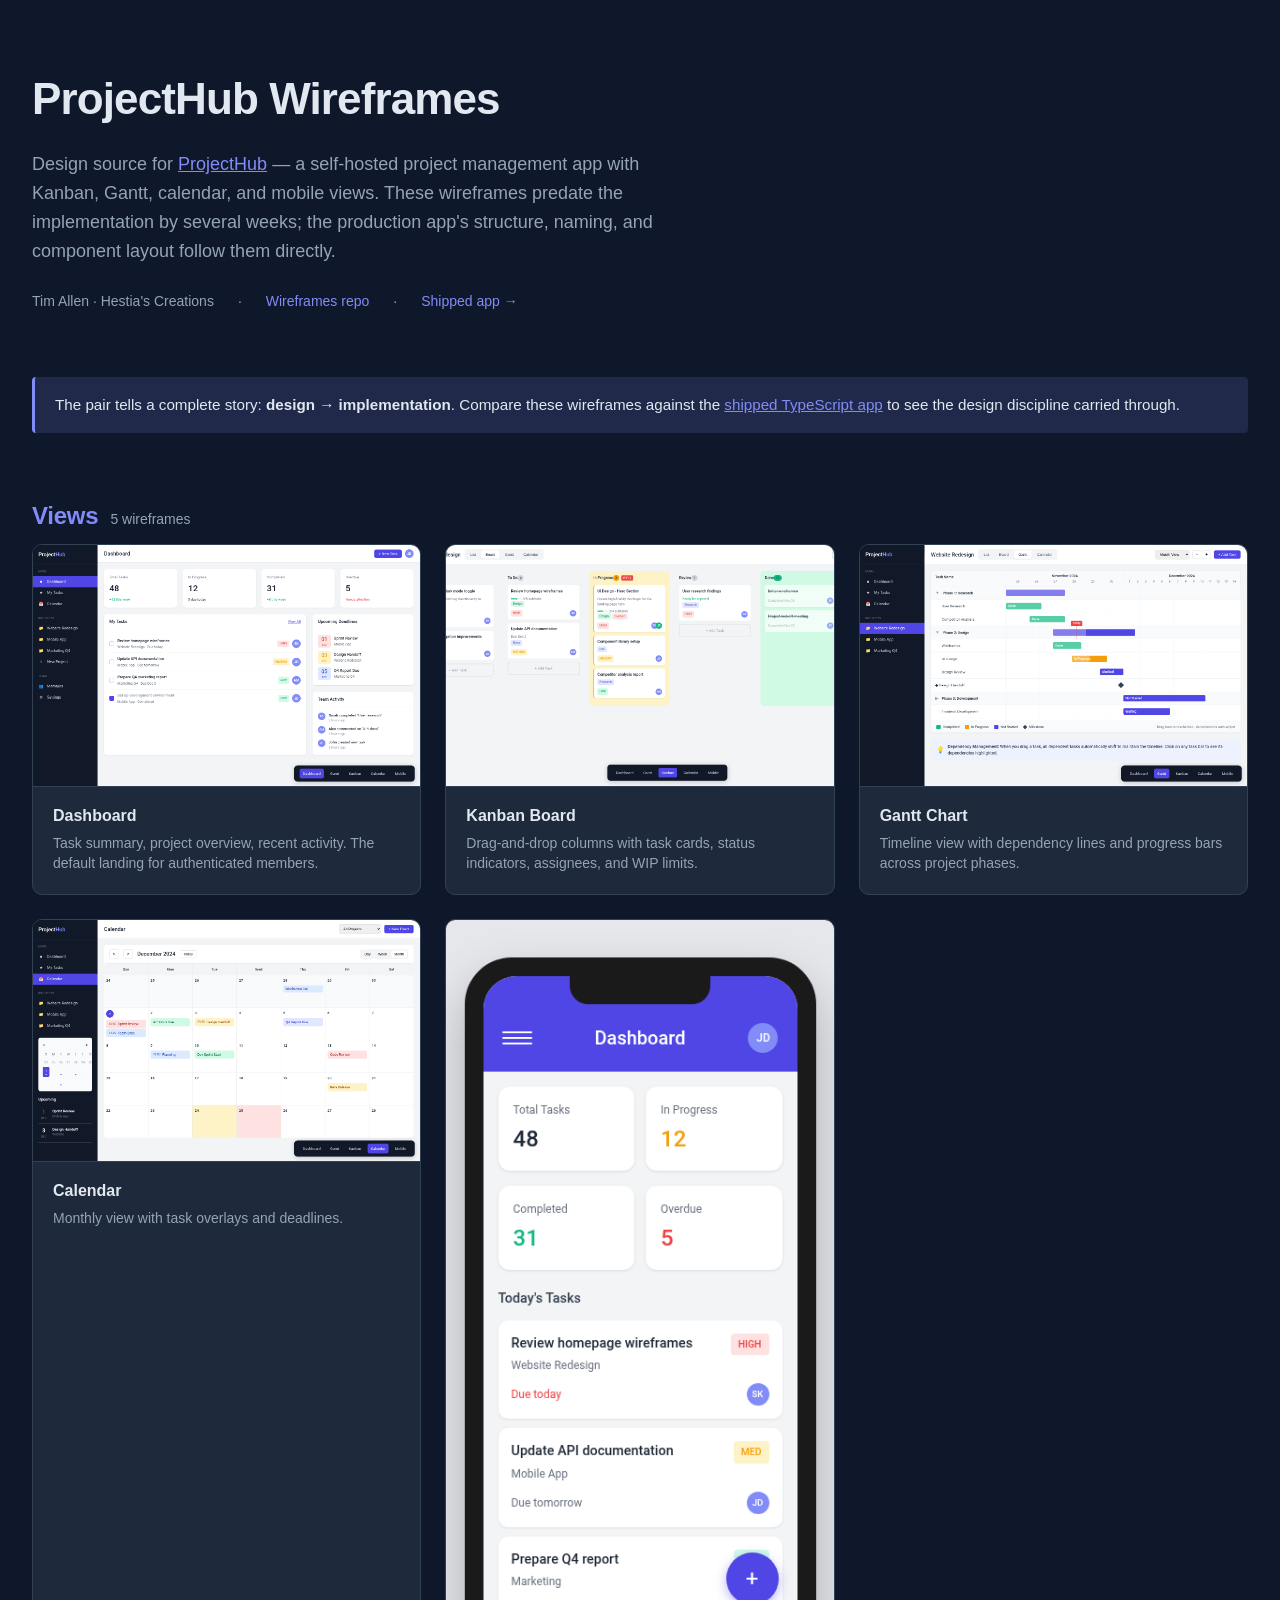
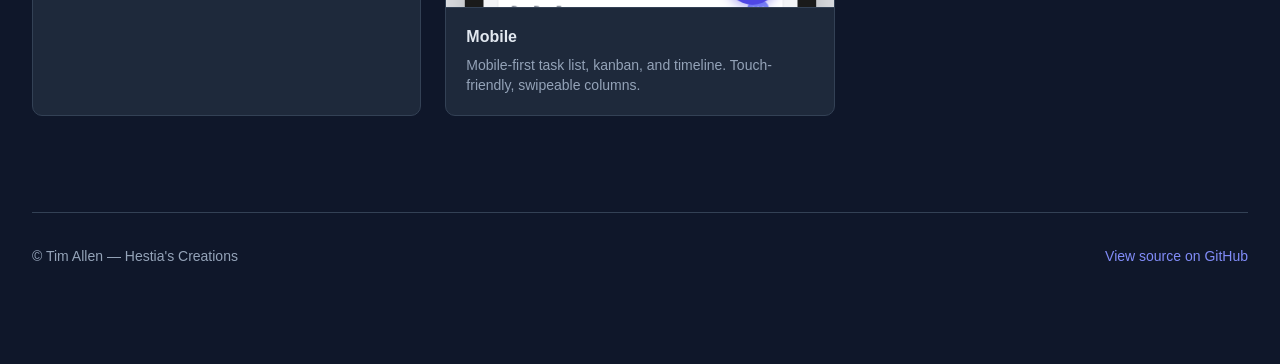
<file: index.html>
<!DOCTYPE html>
<html lang="en">
<head>
<meta charset="UTF-8">
<meta name="viewport" content="width=device-width, initial-scale=1">
<title>ProjectHub Wireframes — Design Source</title>
<meta name="description" content="The wireframe source that became projecthub — design → implementation portfolio piece.">
<link rel="stylesheet" href="gallery.css">
</head>
<body>
<div class="container">

<header>
  <h1>ProjectHub Wireframes</h1>
  <p class="tagline">Design source for <a href="https://github.com/Helo3301/projecthub" style="color:var(--accent);">ProjectHub</a> — a self-hosted project management app with Kanban, Gantt, calendar, and mobile views. These wireframes predate the implementation by several weeks; the production app's structure, naming, and component layout follow them directly.</p>
  <div class="meta">
    <span>Tim Allen · Hestia's Creations</span>
    <span>·</span>
    <a href="https://github.com/Helo3301/projecthub-wireframes">Wireframes repo</a>
    <span>·</span>
    <a href="https://github.com/Helo3301/projecthub">Shipped app →</a>
  </div>
</header>

<section>
  <div class="callout">
    The pair tells a complete story: <strong>design → implementation</strong>. Compare these wireframes against the <a href="https://github.com/Helo3301/projecthub">shipped TypeScript app</a> to see the design discipline carried through.
  </div>
</section>

<section>
  <h2>Views <span class="count">5 wireframes</span></h2>
  <div class="grid">

    <a class="card" href="dashboard.html">
      <div class="card-image"><img src="docs/screenshots/index.png" alt=""></div>
      <div class="card-body">
        <div class="card-title">Dashboard</div>
        <div class="card-caption">Task summary, project overview, recent activity. The default landing for authenticated members.</div>
      </div>
    </a>

    <a class="card" href="kanban.html">
      <div class="card-image"><img src="docs/screenshots/kanban.png" alt=""></div>
      <div class="card-body">
        <div class="card-title">Kanban Board</div>
        <div class="card-caption">Drag-and-drop columns with task cards, status indicators, assignees, and WIP limits.</div>
      </div>
    </a>

    <a class="card" href="gantt.html">
      <div class="card-image"><img src="docs/screenshots/gantt.png" alt=""></div>
      <div class="card-body">
        <div class="card-title">Gantt Chart</div>
        <div class="card-caption">Timeline view with dependency lines and progress bars across project phases.</div>
      </div>
    </a>

    <a class="card" href="calendar.html">
      <div class="card-image"><img src="docs/screenshots/calendar.png" alt=""></div>
      <div class="card-body">
        <div class="card-title">Calendar</div>
        <div class="card-caption">Monthly view with task overlays and deadlines.</div>
      </div>
    </a>

    <a class="card mobile" href="mobile.html">
      <div class="card-image"><img src="docs/screenshots/mobile.png" alt=""></div>
      <div class="card-body">
        <div class="card-title">Mobile</div>
        <div class="card-caption">Mobile-first task list, kanban, and timeline. Touch-friendly, swipeable columns.</div>
      </div>
    </a>

  </div>
</section>

<footer>
  <span>© Tim Allen — Hestia's Creations</span>
  <span><a href="https://github.com/Helo3301/projecthub-wireframes">View source on GitHub</a></span>
</footer>

</div>
</body>
</html>
</file>
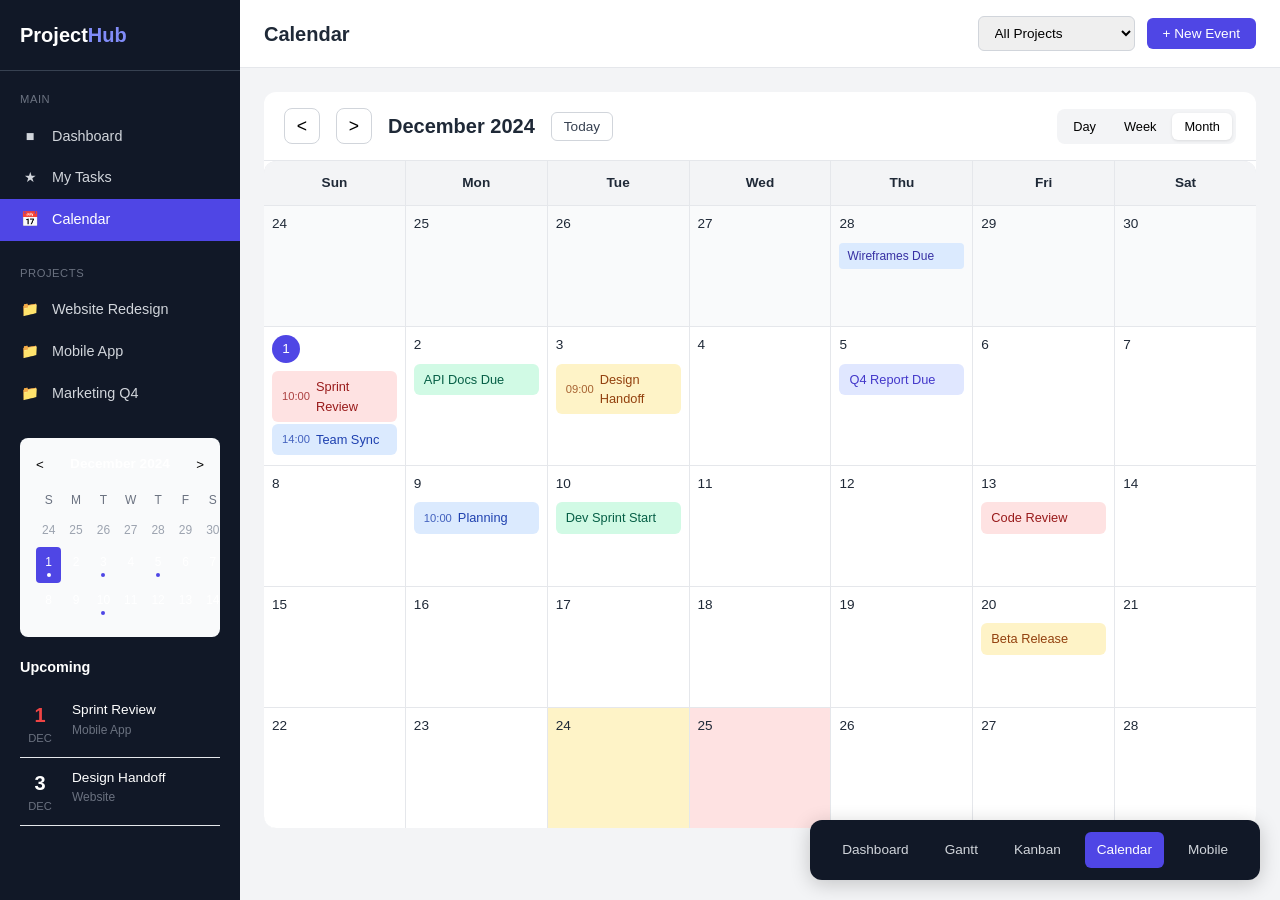
<file: calendar.html>
<!DOCTYPE html>
<html lang="en">
<head>
  <meta charset="UTF-8">
  <meta name="viewport" content="width=device-width, initial-scale=1.0">
  <title>Calendar - Project Manager</title>
  <link rel="stylesheet" href="styles.css">
  <style>
    .calendar-header-row {
      display: flex;
      justify-content: space-between;
      align-items: center;
      padding: 16px 20px;
      background: white;
      border-radius: 12px 12px 0 0;
      border-bottom: 1px solid var(--gray-200);
    }
    .calendar-nav {
      display: flex;
      align-items: center;
      gap: 16px;
    }
    .calendar-nav-btn {
      width: 36px;
      height: 36px;
      border: 1px solid var(--gray-300);
      background: white;
      border-radius: 8px;
      cursor: pointer;
      font-size: 1.1rem;
      display: flex;
      align-items: center;
      justify-content: center;
    }
    .calendar-nav-btn:hover {
      background: var(--gray-100);
    }
    .calendar-month-title {
      font-size: 1.25rem;
      font-weight: 600;
    }
    .calendar-views {
      display: flex;
      gap: 4px;
      background: var(--gray-100);
      padding: 4px;
      border-radius: 8px;
    }
    .calendar-view-btn {
      padding: 6px 12px;
      border: none;
      background: transparent;
      border-radius: 6px;
      cursor: pointer;
      font-size: 0.8rem;
    }
    .calendar-view-btn.active {
      background: white;
      box-shadow: 0 1px 3px rgba(0,0,0,0.1);
    }
    .calendar-container {
      background: white;
      border-radius: 0 0 12px 12px;
      overflow: hidden;
    }
    .mini-calendar {
      padding: 16px;
      background: var(--gray-50);
      border-radius: 8px;
    }
    .mini-calendar-header {
      display: flex;
      justify-content: space-between;
      align-items: center;
      margin-bottom: 12px;
    }
    .mini-calendar-grid {
      display: grid;
      grid-template-columns: repeat(7, 1fr);
      gap: 2px;
      text-align: center;
      font-size: 0.75rem;
    }
    .mini-day-header {
      color: var(--gray-500);
      padding: 4px;
    }
    .mini-day {
      padding: 6px;
      border-radius: 4px;
      cursor: pointer;
    }
    .mini-day:hover {
      background: var(--gray-200);
    }
    .mini-day.today {
      background: var(--primary);
      color: white;
    }
    .mini-day.has-event::after {
      content: '';
      display: block;
      width: 4px;
      height: 4px;
      background: var(--primary);
      border-radius: 50%;
      margin: 2px auto 0;
    }
    .mini-day.today.has-event::after {
      background: white;
    }
    .upcoming-list {
      margin-top: 20px;
    }
    .upcoming-title {
      font-weight: 600;
      font-size: 0.9rem;
      margin-bottom: 12px;
    }
    .upcoming-item {
      display: flex;
      gap: 12px;
      padding: 10px 0;
      border-bottom: 1px solid var(--gray-200);
    }
    .upcoming-date {
      width: 40px;
      text-align: center;
    }
    .upcoming-day {
      font-size: 1.25rem;
      font-weight: 600;
    }
    .upcoming-month {
      font-size: 0.7rem;
      color: var(--gray-500);
      text-transform: uppercase;
    }
    .calendar-event-detail {
      padding: 6px 10px;
      border-radius: 6px;
      margin-bottom: 2px;
      font-size: 0.8rem;
      cursor: pointer;
      display: flex;
      align-items: center;
      gap: 6px;
    }
    .event-time {
      font-size: 0.7rem;
      color: inherit;
      opacity: 0.8;
    }
  </style>
</head>
<body>
  <div class="app-container">
    <!-- Sidebar -->
    <aside class="sidebar">
      <div class="sidebar-logo">
        <h1>Project<span>Hub</span></h1>
      </div>

      <div class="sidebar-section">
        <div class="sidebar-section-title">Main</div>
        <ul class="sidebar-nav">
          <li><a href="dashboard.html"><span class="icon">&#9632;</span> Dashboard</a></li>
          <li><a href="#"><span class="icon">&#9733;</span> My Tasks</a></li>
          <li><a href="calendar.html" class="active"><span class="icon">&#128197;</span> Calendar</a></li>
        </ul>
      </div>

      <div class="sidebar-section">
        <div class="sidebar-section-title">Projects</div>
        <ul class="sidebar-nav">
          <li><a href="gantt.html"><span class="icon">&#128193;</span> Website Redesign</a></li>
          <li><a href="#"><span class="icon">&#128193;</span> Mobile App</a></li>
          <li><a href="#"><span class="icon">&#128193;</span> Marketing Q4</a></li>
        </ul>
      </div>

      <div class="sidebar-section">
        <div style="padding: 0 20px;">
          <div class="mini-calendar">
            <div class="mini-calendar-header">
              <button style="background: none; border: none; cursor: pointer;">&lt;</button>
              <span style="font-weight: 600; font-size: 0.85rem;">December 2024</span>
              <button style="background: none; border: none; cursor: pointer;">&gt;</button>
            </div>
            <div class="mini-calendar-grid">
              <div class="mini-day-header">S</div>
              <div class="mini-day-header">M</div>
              <div class="mini-day-header">T</div>
              <div class="mini-day-header">W</div>
              <div class="mini-day-header">T</div>
              <div class="mini-day-header">F</div>
              <div class="mini-day-header">S</div>
              <div class="mini-day" style="color: var(--gray-400);">24</div>
              <div class="mini-day" style="color: var(--gray-400);">25</div>
              <div class="mini-day" style="color: var(--gray-400);">26</div>
              <div class="mini-day" style="color: var(--gray-400);">27</div>
              <div class="mini-day" style="color: var(--gray-400);">28</div>
              <div class="mini-day" style="color: var(--gray-400);">29</div>
              <div class="mini-day" style="color: var(--gray-400);">30</div>
              <div class="mini-day today has-event">1</div>
              <div class="mini-day">2</div>
              <div class="mini-day has-event">3</div>
              <div class="mini-day">4</div>
              <div class="mini-day has-event">5</div>
              <div class="mini-day">6</div>
              <div class="mini-day">7</div>
              <div class="mini-day">8</div>
              <div class="mini-day">9</div>
              <div class="mini-day has-event">10</div>
              <div class="mini-day">11</div>
              <div class="mini-day">12</div>
              <div class="mini-day">13</div>
              <div class="mini-day">14</div>
            </div>
          </div>

          <div class="upcoming-list">
            <div class="upcoming-title">Upcoming</div>
            <div class="upcoming-item">
              <div class="upcoming-date">
                <div class="upcoming-day" style="color: var(--danger);">1</div>
                <div class="upcoming-month">Dec</div>
              </div>
              <div>
                <div style="font-size: 0.85rem; font-weight: 500;">Sprint Review</div>
                <div style="font-size: 0.75rem; color: var(--gray-500);">Mobile App</div>
              </div>
            </div>
            <div class="upcoming-item">
              <div class="upcoming-date">
                <div class="upcoming-day">3</div>
                <div class="upcoming-month">Dec</div>
              </div>
              <div>
                <div style="font-size: 0.85rem; font-weight: 500;">Design Handoff</div>
                <div style="font-size: 0.75rem; color: var(--gray-500);">Website</div>
              </div>
            </div>
          </div>
        </div>
      </div>
    </aside>

    <!-- Main Content -->
    <main class="main-content">
      <header class="top-header">
        <div style="display: flex; align-items: center; gap: 16px;">
          <h1 class="page-title">Calendar</h1>
        </div>
        <div class="header-actions">
          <select style="padding: 8px 12px; border: 1px solid var(--gray-300); border-radius: 6px; font-size: 0.85rem;">
            <option>All Projects</option>
            <option>Website Redesign</option>
            <option>Mobile App</option>
            <option>Marketing Q4</option>
          </select>
          <button class="btn btn-primary">+ New Event</button>
        </div>
      </header>

      <div class="content-area">
        <div class="calendar-header-row">
          <div class="calendar-nav">
            <button class="calendar-nav-btn">&lt;</button>
            <button class="calendar-nav-btn">&gt;</button>
            <span class="calendar-month-title">December 2024</span>
            <button class="btn btn-secondary" style="padding: 6px 12px;">Today</button>
          </div>
          <div class="calendar-views">
            <button class="calendar-view-btn">Day</button>
            <button class="calendar-view-btn">Week</button>
            <button class="calendar-view-btn active">Month</button>
          </div>
        </div>

        <div class="calendar-container">
          <div class="calendar-grid">
            <!-- Header -->
            <div class="calendar-header-cell">Sun</div>
            <div class="calendar-header-cell">Mon</div>
            <div class="calendar-header-cell">Tue</div>
            <div class="calendar-header-cell">Wed</div>
            <div class="calendar-header-cell">Thu</div>
            <div class="calendar-header-cell">Fri</div>
            <div class="calendar-header-cell">Sat</div>

            <!-- Week 1 (Nov 24-30) -->
            <div class="calendar-cell other-month"><div class="calendar-date">24</div></div>
            <div class="calendar-cell other-month"><div class="calendar-date">25</div></div>
            <div class="calendar-cell other-month"><div class="calendar-date">26</div></div>
            <div class="calendar-cell other-month"><div class="calendar-date">27</div></div>
            <div class="calendar-cell other-month">
              <div class="calendar-date">28</div>
              <div class="calendar-event blue">Wireframes Due</div>
            </div>
            <div class="calendar-cell other-month"><div class="calendar-date">29</div></div>
            <div class="calendar-cell other-month"><div class="calendar-date">30</div></div>

            <!-- Week 2 (Dec 1-7) -->
            <div class="calendar-cell">
              <div class="calendar-date today">1</div>
              <div class="calendar-event-detail" style="background: #FEE2E2; color: #991B1B;">
                <span class="event-time">10:00</span> Sprint Review
              </div>
              <div class="calendar-event-detail" style="background: #DBEAFE; color: #1E40AF;">
                <span class="event-time">14:00</span> Team Sync
              </div>
            </div>
            <div class="calendar-cell">
              <div class="calendar-date">2</div>
              <div class="calendar-event-detail" style="background: #D1FAE5; color: #065F46;">
                API Docs Due
              </div>
            </div>
            <div class="calendar-cell">
              <div class="calendar-date">3</div>
              <div class="calendar-event-detail" style="background: #FEF3C7; color: #92400E;">
                <span class="event-time">09:00</span> Design Handoff
              </div>
            </div>
            <div class="calendar-cell"><div class="calendar-date">4</div></div>
            <div class="calendar-cell">
              <div class="calendar-date">5</div>
              <div class="calendar-event-detail" style="background: #E0E7FF; color: #4338CA;">
                Q4 Report Due
              </div>
            </div>
            <div class="calendar-cell"><div class="calendar-date">6</div></div>
            <div class="calendar-cell"><div class="calendar-date">7</div></div>

            <!-- Week 3 (Dec 8-14) -->
            <div class="calendar-cell"><div class="calendar-date">8</div></div>
            <div class="calendar-cell">
              <div class="calendar-date">9</div>
              <div class="calendar-event-detail" style="background: #DBEAFE; color: #1E40AF;">
                <span class="event-time">10:00</span> Planning
              </div>
            </div>
            <div class="calendar-cell">
              <div class="calendar-date">10</div>
              <div class="calendar-event-detail" style="background: #D1FAE5; color: #065F46;">
                Dev Sprint Start
              </div>
            </div>
            <div class="calendar-cell"><div class="calendar-date">11</div></div>
            <div class="calendar-cell"><div class="calendar-date">12</div></div>
            <div class="calendar-cell">
              <div class="calendar-date">13</div>
              <div class="calendar-event-detail" style="background: #FEE2E2; color: #991B1B;">
                Code Review
              </div>
            </div>
            <div class="calendar-cell"><div class="calendar-date">14</div></div>

            <!-- Week 4 (Dec 15-21) -->
            <div class="calendar-cell"><div class="calendar-date">15</div></div>
            <div class="calendar-cell"><div class="calendar-date">16</div></div>
            <div class="calendar-cell"><div class="calendar-date">17</div></div>
            <div class="calendar-cell"><div class="calendar-date">18</div></div>
            <div class="calendar-cell"><div class="calendar-date">19</div></div>
            <div class="calendar-cell">
              <div class="calendar-date">20</div>
              <div class="calendar-event-detail" style="background: #FEF3C7; color: #92400E;">
                Beta Release
              </div>
            </div>
            <div class="calendar-cell"><div class="calendar-date">21</div></div>

            <!-- Week 5 (Dec 22-28) -->
            <div class="calendar-cell"><div class="calendar-date">22</div></div>
            <div class="calendar-cell"><div class="calendar-date">23</div></div>
            <div class="calendar-cell" style="background: #FEF3C7;"><div class="calendar-date">24</div></div>
            <div class="calendar-cell" style="background: #FEE2E2;"><div class="calendar-date">25</div></div>
            <div class="calendar-cell"><div class="calendar-date">26</div></div>
            <div class="calendar-cell"><div class="calendar-date">27</div></div>
            <div class="calendar-cell"><div class="calendar-date">28</div></div>
          </div>
        </div>
      </div>
    </main>
  </div>

  <!-- Wireframe Navigation -->
  <nav class="wireframe-nav">
    <a href="dashboard.html">Dashboard</a>
    <a href="gantt.html">Gantt</a>
    <a href="kanban.html">Kanban</a>
    <a href="calendar.html" class="active">Calendar</a>
    <a href="mobile.html">Mobile</a>
  </nav>
</body>
</html>
</file>
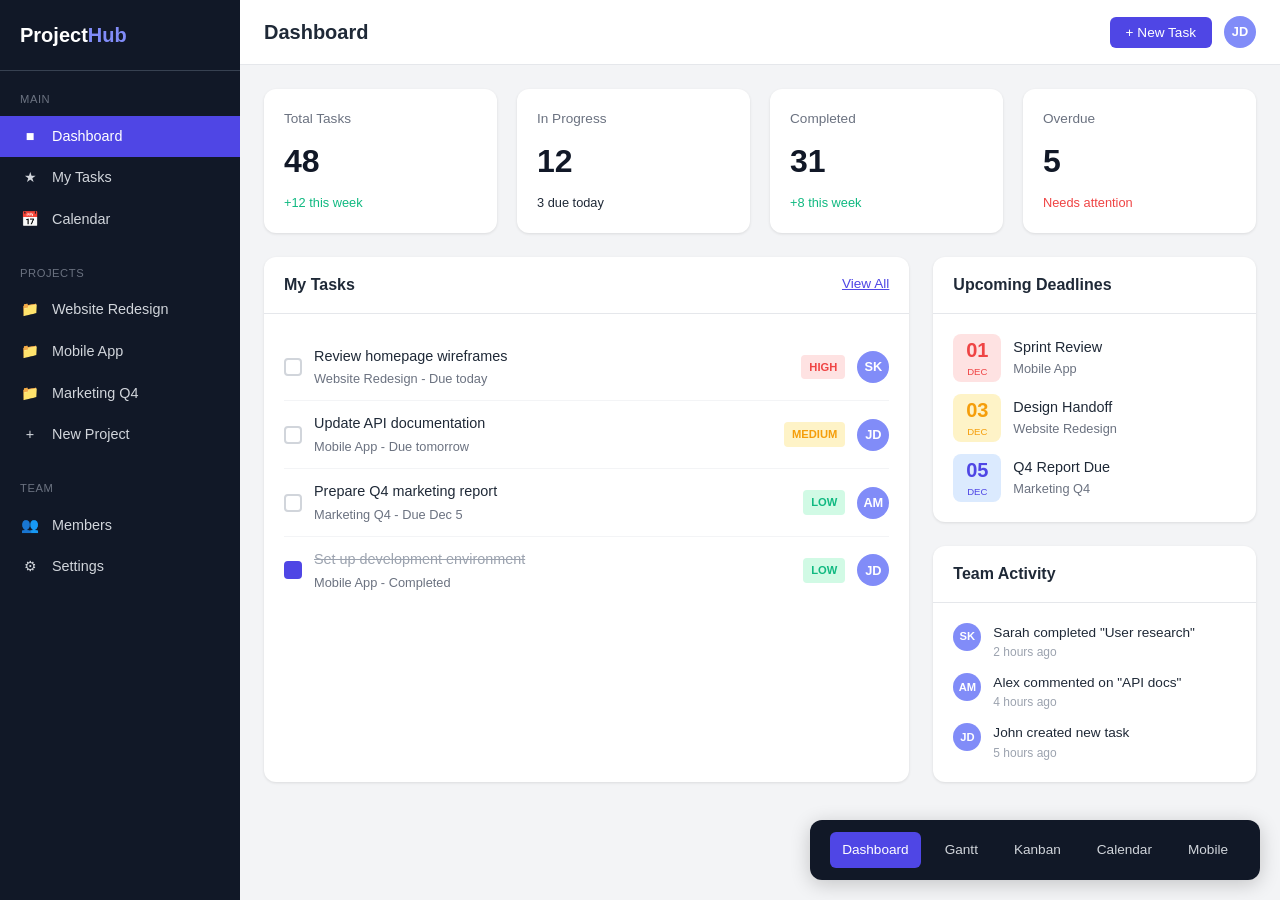
<file: dashboard.html>
<!DOCTYPE html>
<html lang="en">
<head>
  <meta charset="UTF-8">
  <meta name="viewport" content="width=device-width, initial-scale=1.0">
  <title>Dashboard - Project Manager</title>
  <link rel="stylesheet" href="styles.css">
</head>
<body>
  <div class="app-container">
    <!-- Sidebar -->
    <aside class="sidebar">
      <div class="sidebar-logo">
        <h1>Project<span>Hub</span></h1>
      </div>

      <div class="sidebar-section">
        <div class="sidebar-section-title">Main</div>
        <ul class="sidebar-nav">
          <li><a href="dashboard.html" class="active"><span class="icon">&#9632;</span> Dashboard</a></li>
          <li><a href="#"><span class="icon">&#9733;</span> My Tasks</a></li>
          <li><a href="#"><span class="icon">&#128197;</span> Calendar</a></li>
        </ul>
      </div>

      <div class="sidebar-section">
        <div class="sidebar-section-title">Projects</div>
        <ul class="sidebar-nav">
          <li><a href="#"><span class="icon">&#128193;</span> Website Redesign</a></li>
          <li><a href="#"><span class="icon">&#128193;</span> Mobile App</a></li>
          <li><a href="#"><span class="icon">&#128193;</span> Marketing Q4</a></li>
          <li><a href="#"><span class="icon">+</span> New Project</a></li>
        </ul>
      </div>

      <div class="sidebar-section">
        <div class="sidebar-section-title">Team</div>
        <ul class="sidebar-nav">
          <li><a href="#"><span class="icon">&#128101;</span> Members</a></li>
          <li><a href="#"><span class="icon">&#9881;</span> Settings</a></li>
        </ul>
      </div>
    </aside>

    <!-- Main Content -->
    <main class="main-content">
      <header class="top-header">
        <h1 class="page-title">Dashboard</h1>
        <div class="header-actions">
          <button class="btn btn-primary">+ New Task</button>
          <div class="avatar">JD</div>
        </div>
      </header>

      <div class="content-area">
        <!-- Stats Grid -->
        <div class="dashboard-grid">
          <div class="stat-card">
            <div class="stat-label">Total Tasks</div>
            <div class="stat-value">48</div>
            <div class="stat-change positive">+12 this week</div>
          </div>
          <div class="stat-card">
            <div class="stat-label">In Progress</div>
            <div class="stat-value">12</div>
            <div class="stat-change">3 due today</div>
          </div>
          <div class="stat-card">
            <div class="stat-label">Completed</div>
            <div class="stat-value">31</div>
            <div class="stat-change positive">+8 this week</div>
          </div>
          <div class="stat-card">
            <div class="stat-label">Overdue</div>
            <div class="stat-value">5</div>
            <div class="stat-change negative">Needs attention</div>
          </div>
        </div>

        <!-- Two Column Layout -->
        <div style="display: grid; grid-template-columns: 2fr 1fr; gap: 24px;">
          <!-- Recent Tasks -->
          <div class="card">
            <div class="card-header">
              <h2 class="card-title">My Tasks</h2>
              <a href="#" style="color: var(--primary); font-size: 0.85rem;">View All</a>
            </div>
            <div class="card-body">
              <ul class="task-list">
                <li class="task-item">
                  <div class="task-checkbox"></div>
                  <div class="task-content">
                    <div class="task-title">Review homepage wireframes</div>
                    <div class="task-meta">Website Redesign - Due today</div>
                  </div>
                  <span class="task-priority priority-high">High</span>
                  <div class="avatar">SK</div>
                </li>
                <li class="task-item">
                  <div class="task-checkbox"></div>
                  <div class="task-content">
                    <div class="task-title">Update API documentation</div>
                    <div class="task-meta">Mobile App - Due tomorrow</div>
                  </div>
                  <span class="task-priority priority-medium">Medium</span>
                  <div class="avatar">JD</div>
                </li>
                <li class="task-item">
                  <div class="task-checkbox"></div>
                  <div class="task-content">
                    <div class="task-title">Prepare Q4 marketing report</div>
                    <div class="task-meta">Marketing Q4 - Due Dec 5</div>
                  </div>
                  <span class="task-priority priority-low">Low</span>
                  <div class="avatar">AM</div>
                </li>
                <li class="task-item">
                  <div class="task-checkbox checked"></div>
                  <div class="task-content">
                    <div class="task-title" style="text-decoration: line-through; color: var(--gray-400);">Set up development environment</div>
                    <div class="task-meta">Mobile App - Completed</div>
                  </div>
                  <span class="task-priority priority-low">Low</span>
                  <div class="avatar">JD</div>
                </li>
              </ul>
            </div>
          </div>

          <!-- Activity & Upcoming -->
          <div style="display: flex; flex-direction: column; gap: 24px;">
            <div class="card">
              <div class="card-header">
                <h2 class="card-title">Upcoming Deadlines</h2>
              </div>
              <div class="card-body">
                <div style="display: flex; flex-direction: column; gap: 12px;">
                  <div style="display: flex; align-items: center; gap: 12px;">
                    <div style="width: 48px; height: 48px; background: #FEE2E2; border-radius: 8px; display: flex; align-items: center; justify-content: center; flex-direction: column;">
                      <span style="font-size: 1.25rem; font-weight: bold; color: var(--danger);">01</span>
                      <span style="font-size: 0.6rem; color: var(--danger);">DEC</span>
                    </div>
                    <div>
                      <div style="font-weight: 500; font-size: 0.9rem;">Sprint Review</div>
                      <div style="font-size: 0.8rem; color: var(--gray-500);">Mobile App</div>
                    </div>
                  </div>
                  <div style="display: flex; align-items: center; gap: 12px;">
                    <div style="width: 48px; height: 48px; background: #FEF3C7; border-radius: 8px; display: flex; align-items: center; justify-content: center; flex-direction: column;">
                      <span style="font-size: 1.25rem; font-weight: bold; color: var(--warning);">03</span>
                      <span style="font-size: 0.6rem; color: var(--warning);">DEC</span>
                    </div>
                    <div>
                      <div style="font-weight: 500; font-size: 0.9rem;">Design Handoff</div>
                      <div style="font-size: 0.8rem; color: var(--gray-500);">Website Redesign</div>
                    </div>
                  </div>
                  <div style="display: flex; align-items: center; gap: 12px;">
                    <div style="width: 48px; height: 48px; background: #DBEAFE; border-radius: 8px; display: flex; align-items: center; justify-content: center; flex-direction: column;">
                      <span style="font-size: 1.25rem; font-weight: bold; color: var(--primary);">05</span>
                      <span style="font-size: 0.6rem; color: var(--primary);">DEC</span>
                    </div>
                    <div>
                      <div style="font-weight: 500; font-size: 0.9rem;">Q4 Report Due</div>
                      <div style="font-size: 0.8rem; color: var(--gray-500);">Marketing Q4</div>
                    </div>
                  </div>
                </div>
              </div>
            </div>

            <div class="card">
              <div class="card-header">
                <h2 class="card-title">Team Activity</h2>
              </div>
              <div class="card-body">
                <div style="display: flex; flex-direction: column; gap: 12px; font-size: 0.85rem;">
                  <div style="display: flex; gap: 12px; align-items: flex-start;">
                    <div class="avatar" style="width: 28px; height: 28px; font-size: 0.7rem;">SK</div>
                    <div>
                      <span style="font-weight: 500;">Sarah</span> completed "User research"
                      <div style="font-size: 0.75rem; color: var(--gray-400);">2 hours ago</div>
                    </div>
                  </div>
                  <div style="display: flex; gap: 12px; align-items: flex-start;">
                    <div class="avatar" style="width: 28px; height: 28px; font-size: 0.7rem;">AM</div>
                    <div>
                      <span style="font-weight: 500;">Alex</span> commented on "API docs"
                      <div style="font-size: 0.75rem; color: var(--gray-400);">4 hours ago</div>
                    </div>
                  </div>
                  <div style="display: flex; gap: 12px; align-items: flex-start;">
                    <div class="avatar" style="width: 28px; height: 28px; font-size: 0.7rem;">JD</div>
                    <div>
                      <span style="font-weight: 500;">John</span> created new task
                      <div style="font-size: 0.75rem; color: var(--gray-400);">5 hours ago</div>
                    </div>
                  </div>
                </div>
              </div>
            </div>
          </div>
        </div>
      </div>
    </main>
  </div>

  <!-- Wireframe Navigation -->
  <nav class="wireframe-nav">
    <a href="dashboard.html" class="active">Dashboard</a>
    <a href="gantt.html">Gantt</a>
    <a href="kanban.html">Kanban</a>
    <a href="calendar.html">Calendar</a>
    <a href="mobile.html">Mobile</a>
  </nav>
</body>
</html>
</file>
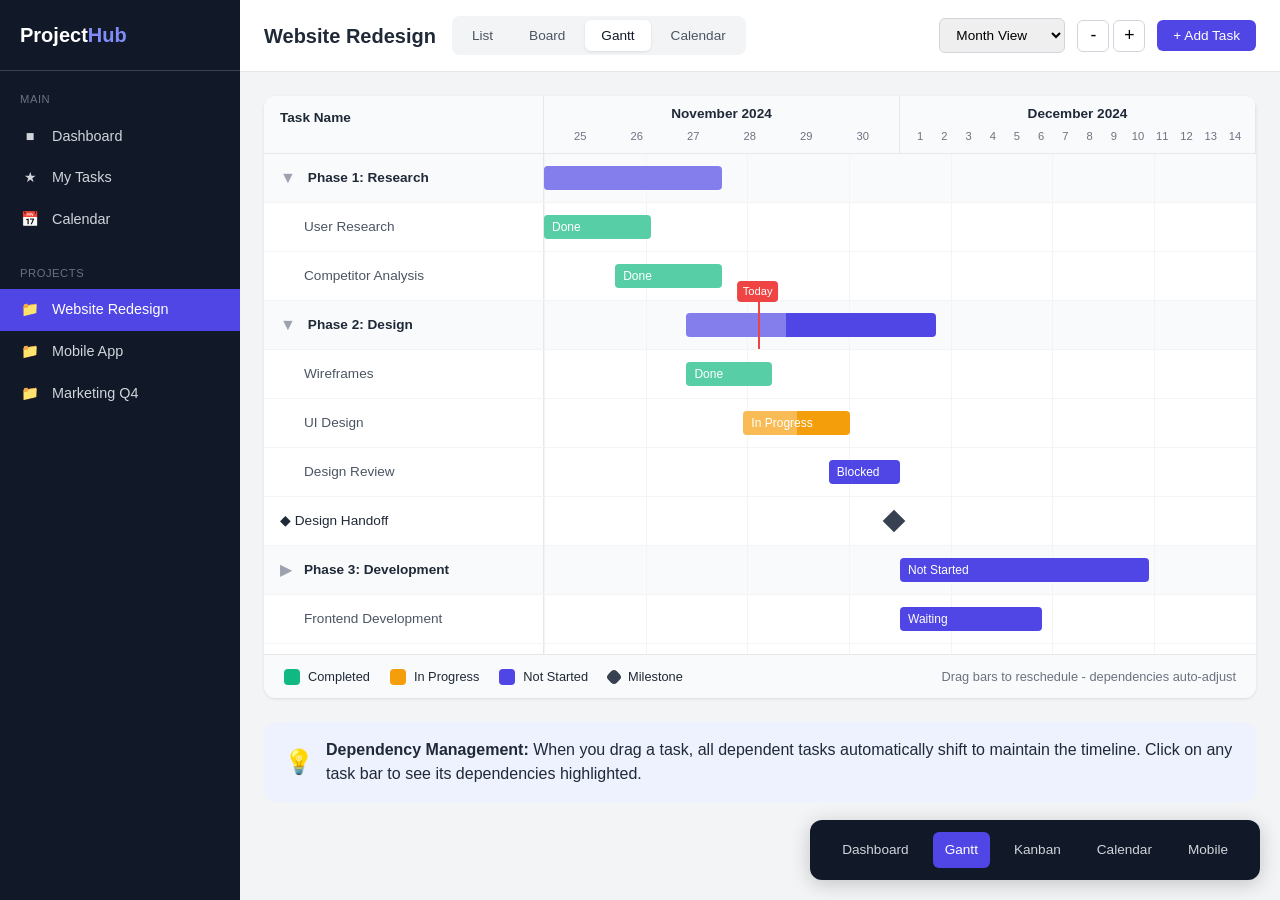
<file: gantt.html>
<!DOCTYPE html>
<html lang="en">
<head>
  <meta charset="UTF-8">
  <meta name="viewport" content="width=device-width, initial-scale=1.0">
  <title>Gantt Chart - Project Manager</title>
  <link rel="stylesheet" href="styles.css">
  <style>
    .gantt-controls {
      display: flex;
      gap: 12px;
      align-items: center;
    }
    .zoom-controls {
      display: flex;
      gap: 4px;
    }
    .zoom-btn {
      width: 32px;
      height: 32px;
      border: 1px solid var(--gray-300);
      background: white;
      border-radius: 6px;
      cursor: pointer;
      font-size: 1.1rem;
    }
    .zoom-btn:hover {
      background: var(--gray-100);
    }
    .dependency-arrow {
      position: absolute;
      width: 0;
      height: 0;
      border-left: 6px solid transparent;
      border-right: 6px solid transparent;
      border-top: 8px solid var(--gray-400);
    }
    .gantt-legend {
      display: flex;
      gap: 20px;
      padding: 12px 20px;
      background: var(--gray-50);
      border-top: 1px solid var(--gray-200);
      font-size: 0.8rem;
    }
    .legend-item {
      display: flex;
      align-items: center;
      gap: 8px;
    }
    .legend-color {
      width: 16px;
      height: 16px;
      border-radius: 4px;
    }
    .expand-icon {
      cursor: pointer;
      color: var(--gray-400);
    }
    .progress-bar {
      position: absolute;
      height: 100%;
      background: rgba(255,255,255,0.3);
      border-radius: 4px 0 0 4px;
      left: 0;
      top: 0;
    }
    .milestone {
      position: absolute;
      width: 16px;
      height: 16px;
      background: var(--gray-700);
      transform: rotate(45deg);
      top: 16px;
    }
    .today-line {
      position: absolute;
      width: 2px;
      height: 100%;
      background: var(--danger);
      top: 0;
      z-index: 10;
    }
    .today-marker {
      position: absolute;
      top: -20px;
      background: var(--danger);
      color: white;
      padding: 2px 6px;
      border-radius: 4px;
      font-size: 0.7rem;
      transform: translateX(-50%);
    }
  </style>
</head>
<body>
  <div class="app-container">
    <!-- Sidebar -->
    <aside class="sidebar">
      <div class="sidebar-logo">
        <h1>Project<span>Hub</span></h1>
      </div>

      <div class="sidebar-section">
        <div class="sidebar-section-title">Main</div>
        <ul class="sidebar-nav">
          <li><a href="dashboard.html"><span class="icon">&#9632;</span> Dashboard</a></li>
          <li><a href="#"><span class="icon">&#9733;</span> My Tasks</a></li>
          <li><a href="calendar.html"><span class="icon">&#128197;</span> Calendar</a></li>
        </ul>
      </div>

      <div class="sidebar-section">
        <div class="sidebar-section-title">Projects</div>
        <ul class="sidebar-nav">
          <li><a href="#" class="active"><span class="icon">&#128193;</span> Website Redesign</a></li>
          <li><a href="#"><span class="icon">&#128193;</span> Mobile App</a></li>
          <li><a href="#"><span class="icon">&#128193;</span> Marketing Q4</a></li>
        </ul>
      </div>
    </aside>

    <!-- Main Content -->
    <main class="main-content">
      <header class="top-header">
        <div style="display: flex; align-items: center; gap: 16px;">
          <h1 class="page-title">Website Redesign</h1>
          <div class="view-tabs">
            <button class="view-tab">List</button>
            <button class="view-tab">Board</button>
            <button class="view-tab active">Gantt</button>
            <button class="view-tab">Calendar</button>
          </div>
        </div>
        <div class="header-actions">
          <div class="gantt-controls">
            <select style="padding: 8px 12px; border: 1px solid var(--gray-300); border-radius: 6px; font-size: 0.85rem;">
              <option>Week View</option>
              <option>Day View</option>
              <option selected>Month View</option>
              <option>Quarter View</option>
            </select>
            <div class="zoom-controls">
              <button class="zoom-btn">-</button>
              <button class="zoom-btn">+</button>
            </div>
          </div>
          <button class="btn btn-primary">+ Add Task</button>
        </div>
      </header>

      <div class="content-area" style="padding: 0;">
        <div class="gantt-container" style="margin: 24px; border-radius: 12px;">
          <!-- Gantt Header -->
          <div class="gantt-header">
            <div class="gantt-sidebar-header">Task Name</div>
            <div class="gantt-timeline-header">
              <div class="gantt-month">
                <div class="gantt-month-name">November 2024</div>
                <div class="gantt-days">
                  <span class="gantt-day">25</span>
                  <span class="gantt-day">26</span>
                  <span class="gantt-day">27</span>
                  <span class="gantt-day">28</span>
                  <span class="gantt-day">29</span>
                  <span class="gantt-day">30</span>
                </div>
              </div>
              <div class="gantt-month">
                <div class="gantt-month-name">December 2024</div>
                <div class="gantt-days">
                  <span class="gantt-day">1</span>
                  <span class="gantt-day">2</span>
                  <span class="gantt-day">3</span>
                  <span class="gantt-day">4</span>
                  <span class="gantt-day">5</span>
                  <span class="gantt-day">6</span>
                  <span class="gantt-day">7</span>
                  <span class="gantt-day">8</span>
                  <span class="gantt-day">9</span>
                  <span class="gantt-day">10</span>
                  <span class="gantt-day">11</span>
                  <span class="gantt-day">12</span>
                  <span class="gantt-day">13</span>
                  <span class="gantt-day">14</span>
                </div>
              </div>
            </div>
          </div>

          <!-- Gantt Body -->
          <div class="gantt-body">
            <!-- Phase 1: Research -->
            <div class="gantt-row" style="background: var(--gray-50);">
              <div class="gantt-task-info">
                <span class="expand-icon">&#9660;</span>
                <span class="gantt-task-name" style="font-weight: 600;">Phase 1: Research</span>
              </div>
              <div class="gantt-timeline">
                <div class="gantt-bar blue" style="left: 0%; width: 25%;">
                  <div class="progress-bar" style="width: 100%;"></div>
                </div>
              </div>
            </div>

            <div class="gantt-row">
              <div class="gantt-task-info">
                <span class="gantt-task-name subtask">User Research</span>
              </div>
              <div class="gantt-timeline">
                <div class="gantt-bar green" style="left: 0%; width: 15%;">
                  <div class="progress-bar" style="width: 100%;"></div>
                  Done
                </div>
              </div>
            </div>

            <div class="gantt-row">
              <div class="gantt-task-info">
                <span class="gantt-task-name subtask">Competitor Analysis</span>
              </div>
              <div class="gantt-timeline">
                <div class="gantt-bar green" style="left: 10%; width: 15%;">
                  <div class="progress-bar" style="width: 100%;"></div>
                  Done
                </div>
                <!-- Dependency line from User Research -->
              </div>
            </div>

            <!-- Phase 2: Design -->
            <div class="gantt-row" style="background: var(--gray-50);">
              <div class="gantt-task-info">
                <span class="expand-icon">&#9660;</span>
                <span class="gantt-task-name" style="font-weight: 600;">Phase 2: Design</span>
              </div>
              <div class="gantt-timeline">
                <div class="gantt-bar blue" style="left: 20%; width: 35%;">
                  <div class="progress-bar" style="width: 40%;"></div>
                </div>
                <!-- Today line -->
                <div class="today-line" style="left: 30%;">
                  <span class="today-marker">Today</span>
                </div>
              </div>
            </div>

            <div class="gantt-row">
              <div class="gantt-task-info">
                <span class="gantt-task-name subtask">Wireframes</span>
              </div>
              <div class="gantt-timeline">
                <div class="gantt-bar green" style="left: 20%; width: 12%;">
                  <div class="progress-bar" style="width: 100%;"></div>
                  Done
                </div>
              </div>
            </div>

            <div class="gantt-row">
              <div class="gantt-task-info">
                <span class="gantt-task-name subtask">UI Design</span>
              </div>
              <div class="gantt-timeline">
                <div class="gantt-bar orange" style="left: 28%; width: 15%;">
                  <div class="progress-bar" style="width: 50%;"></div>
                  In Progress
                </div>
              </div>
            </div>

            <div class="gantt-row">
              <div class="gantt-task-info">
                <span class="gantt-task-name subtask">Design Review</span>
              </div>
              <div class="gantt-timeline">
                <div class="gantt-bar blue" style="left: 40%; width: 10%;">
                  Blocked
                </div>
              </div>
            </div>

            <!-- Milestone -->
            <div class="gantt-row">
              <div class="gantt-task-info">
                <span class="gantt-task-name">&#9670; Design Handoff</span>
              </div>
              <div class="gantt-timeline">
                <div class="milestone" style="left: 48%;"></div>
              </div>
            </div>

            <!-- Phase 3: Development -->
            <div class="gantt-row" style="background: var(--gray-50);">
              <div class="gantt-task-info">
                <span class="expand-icon">&#9654;</span>
                <span class="gantt-task-name" style="font-weight: 600;">Phase 3: Development</span>
              </div>
              <div class="gantt-timeline">
                <div class="gantt-bar blue" style="left: 50%; width: 35%;">
                  Not Started
                </div>
              </div>
            </div>

            <div class="gantt-row">
              <div class="gantt-task-info">
                <span class="gantt-task-name subtask">Frontend Development</span>
              </div>
              <div class="gantt-timeline">
                <div class="gantt-bar blue" style="left: 50%; width: 20%;">
                  Waiting
                </div>
              </div>
            </div>

            <div class="gantt-row">
              <div class="gantt-task-info">
                <span class="gantt-task-name subtask">Backend Integration</span>
              </div>
              <div class="gantt-timeline">
                <div class="gantt-bar blue" style="left: 60%; width: 15%;">
                  Waiting
                </div>
              </div>
            </div>

            <div class="gantt-row">
              <div class="gantt-task-info">
                <span class="gantt-task-name subtask">Testing & QA</span>
              </div>
              <div class="gantt-timeline">
                <div class="gantt-bar blue" style="left: 70%; width: 15%;">
                  Waiting
                </div>
              </div>
            </div>

            <!-- Launch Milestone -->
            <div class="gantt-row">
              <div class="gantt-task-info">
                <span class="gantt-task-name">&#9670; Launch</span>
              </div>
              <div class="gantt-timeline">
                <div class="milestone" style="left: 85%; background: var(--success);"></div>
              </div>
            </div>
          </div>

          <!-- Legend -->
          <div class="gantt-legend">
            <div class="legend-item">
              <div class="legend-color" style="background: var(--success);"></div>
              <span>Completed</span>
            </div>
            <div class="legend-item">
              <div class="legend-color" style="background: var(--warning);"></div>
              <span>In Progress</span>
            </div>
            <div class="legend-item">
              <div class="legend-color" style="background: var(--primary);"></div>
              <span>Not Started</span>
            </div>
            <div class="legend-item">
              <div class="legend-color" style="background: var(--gray-700); transform: rotate(45deg); width: 12px; height: 12px;"></div>
              <span>Milestone</span>
            </div>
            <div class="legend-item" style="margin-left: auto;">
              <span style="color: var(--gray-500);">Drag bars to reschedule - dependencies auto-adjust</span>
            </div>
          </div>
        </div>

        <!-- Info Panel -->
        <div style="margin: 0 24px 24px; padding: 16px 20px; background: #EEF2FF; border-radius: 12px; display: flex; align-items: center; gap: 12px;">
          <span style="font-size: 1.5rem;">&#128161;</span>
          <div>
            <strong>Dependency Management:</strong> When you drag a task, all dependent tasks automatically shift to maintain the timeline.
            Click on any task bar to see its dependencies highlighted.
          </div>
        </div>
      </div>
    </main>
  </div>

  <!-- Wireframe Navigation -->
  <nav class="wireframe-nav">
    <a href="dashboard.html">Dashboard</a>
    <a href="gantt.html" class="active">Gantt</a>
    <a href="kanban.html">Kanban</a>
    <a href="calendar.html">Calendar</a>
    <a href="mobile.html">Mobile</a>
  </nav>
</body>
</html>
</file>
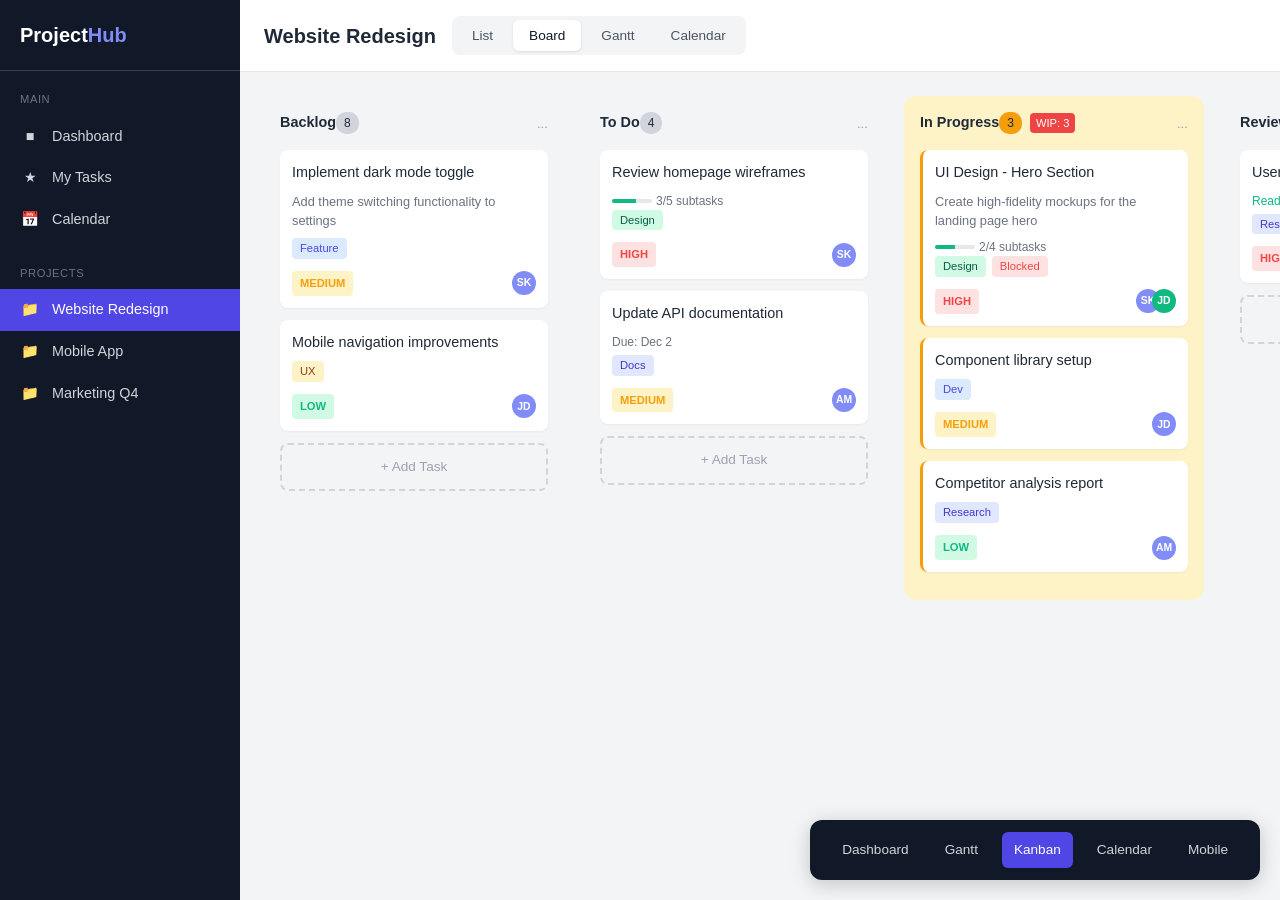
<file: kanban.html>
<!DOCTYPE html>
<html lang="en">
<head>
  <meta charset="UTF-8">
  <meta name="viewport" content="width=device-width, initial-scale=1.0">
  <title>Kanban Board - Project Manager</title>
  <link rel="stylesheet" href="styles.css">
  <style>
    .kanban-wrapper {
      height: calc(100vh - 140px);
      overflow-x: auto;
      padding: 24px;
    }
    .column-add-btn {
      display: flex;
      align-items: center;
      justify-content: center;
      min-width: 300px;
      height: 100px;
      border: 2px dashed var(--gray-300);
      border-radius: 12px;
      color: var(--gray-400);
      cursor: pointer;
      font-size: 0.9rem;
    }
    .column-add-btn:hover {
      border-color: var(--primary);
      color: var(--primary);
    }
    .kanban-card-add {
      display: flex;
      align-items: center;
      justify-content: center;
      padding: 12px;
      border: 2px dashed var(--gray-300);
      border-radius: 8px;
      color: var(--gray-400);
      cursor: pointer;
      font-size: 0.85rem;
    }
    .kanban-card-add:hover {
      border-color: var(--primary);
      color: var(--primary);
    }
    .swimlane-header {
      padding: 12px 0;
      margin-bottom: 16px;
      border-bottom: 2px solid var(--gray-200);
    }
    .swimlane-title {
      font-weight: 600;
      font-size: 0.9rem;
      color: var(--gray-600);
    }
    .wip-limit {
      background: var(--danger);
      color: white;
      padding: 2px 6px;
      border-radius: 4px;
      font-size: 0.7rem;
      margin-left: 8px;
    }
    .kanban-card-checklist {
      display: flex;
      align-items: center;
      gap: 4px;
      font-size: 0.75rem;
      color: var(--gray-500);
    }
    .progress-mini {
      width: 40px;
      height: 4px;
      background: var(--gray-200);
      border-radius: 2px;
      overflow: hidden;
    }
    .progress-mini-fill {
      height: 100%;
      background: var(--success);
    }
  </style>
</head>
<body>
  <div class="app-container">
    <!-- Sidebar -->
    <aside class="sidebar">
      <div class="sidebar-logo">
        <h1>Project<span>Hub</span></h1>
      </div>

      <div class="sidebar-section">
        <div class="sidebar-section-title">Main</div>
        <ul class="sidebar-nav">
          <li><a href="dashboard.html"><span class="icon">&#9632;</span> Dashboard</a></li>
          <li><a href="#"><span class="icon">&#9733;</span> My Tasks</a></li>
          <li><a href="calendar.html"><span class="icon">&#128197;</span> Calendar</a></li>
        </ul>
      </div>

      <div class="sidebar-section">
        <div class="sidebar-section-title">Projects</div>
        <ul class="sidebar-nav">
          <li><a href="#" class="active"><span class="icon">&#128193;</span> Website Redesign</a></li>
          <li><a href="#"><span class="icon">&#128193;</span> Mobile App</a></li>
          <li><a href="#"><span class="icon">&#128193;</span> Marketing Q4</a></li>
        </ul>
      </div>
    </aside>

    <!-- Main Content -->
    <main class="main-content">
      <header class="top-header">
        <div style="display: flex; align-items: center; gap: 16px;">
          <h1 class="page-title">Website Redesign</h1>
          <div class="view-tabs">
            <button class="view-tab">List</button>
            <button class="view-tab active">Board</button>
            <button class="view-tab">Gantt</button>
            <button class="view-tab">Calendar</button>
          </div>
        </div>
        <div class="header-actions">
          <select style="padding: 8px 12px; border: 1px solid var(--gray-300); border-radius: 6px; font-size: 0.85rem;">
            <option>Group by: Status</option>
            <option>Group by: Assignee</option>
            <option>Group by: Priority</option>
            <option>Group by: Sprint</option>
          </select>
          <button class="btn btn-secondary">Filter</button>
          <button class="btn btn-primary">+ Add Task</button>
        </div>
      </header>

      <div class="kanban-wrapper">
        <div class="kanban-board">
          <!-- Backlog Column -->
          <div class="kanban-column">
            <div class="kanban-column-header">
              <div style="display: flex; align-items: center;">
                <span class="kanban-column-title">Backlog</span>
                <span class="kanban-column-count">8</span>
              </div>
              <button style="background: none; border: none; cursor: pointer; color: var(--gray-400);">...</button>
            </div>

            <div class="kanban-card">
              <div class="kanban-card-title">Implement dark mode toggle</div>
              <div style="font-size: 0.8rem; color: var(--gray-500); margin-bottom: 8px;">Add theme switching functionality to settings</div>
              <div class="kanban-card-tags">
                <span class="tag" style="background: #DBEAFE; color: var(--primary);">Feature</span>
              </div>
              <div class="kanban-card-footer">
                <span class="task-priority priority-medium">Medium</span>
                <div class="avatar" style="width: 24px; height: 24px; font-size: 0.65rem;">SK</div>
              </div>
            </div>

            <div class="kanban-card">
              <div class="kanban-card-title">Mobile navigation improvements</div>
              <div class="kanban-card-tags">
                <span class="tag" style="background: #FEF3C7; color: #92400E;">UX</span>
              </div>
              <div class="kanban-card-footer">
                <span class="task-priority priority-low">Low</span>
                <div class="avatar" style="width: 24px; height: 24px; font-size: 0.65rem;">JD</div>
              </div>
            </div>

            <div class="kanban-card-add">+ Add Task</div>
          </div>

          <!-- To Do Column -->
          <div class="kanban-column">
            <div class="kanban-column-header">
              <div style="display: flex; align-items: center;">
                <span class="kanban-column-title">To Do</span>
                <span class="kanban-column-count">4</span>
              </div>
              <button style="background: none; border: none; cursor: pointer; color: var(--gray-400);">...</button>
            </div>

            <div class="kanban-card">
              <div class="kanban-card-title">Review homepage wireframes</div>
              <div class="kanban-card-checklist">
                <div class="progress-mini"><div class="progress-mini-fill" style="width: 60%;"></div></div>
                3/5 subtasks
              </div>
              <div class="kanban-card-tags">
                <span class="tag" style="background: #D1FAE5; color: #065F46;">Design</span>
              </div>
              <div class="kanban-card-footer">
                <span class="task-priority priority-high">High</span>
                <div class="avatar" style="width: 24px; height: 24px; font-size: 0.65rem;">SK</div>
              </div>
            </div>

            <div class="kanban-card">
              <div class="kanban-card-title">Update API documentation</div>
              <div style="font-size: 0.75rem; color: var(--gray-500); margin: 4px 0;">Due: Dec 2</div>
              <div class="kanban-card-tags">
                <span class="tag" style="background: #E0E7FF; color: #4338CA;">Docs</span>
              </div>
              <div class="kanban-card-footer">
                <span class="task-priority priority-medium">Medium</span>
                <div class="avatar" style="width: 24px; height: 24px; font-size: 0.65rem;">AM</div>
              </div>
            </div>

            <div class="kanban-card-add">+ Add Task</div>
          </div>

          <!-- In Progress Column -->
          <div class="kanban-column" style="background: #FEF3C7;">
            <div class="kanban-column-header">
              <div style="display: flex; align-items: center;">
                <span class="kanban-column-title">In Progress</span>
                <span class="kanban-column-count" style="background: var(--warning);">3</span>
                <span class="wip-limit">WIP: 3</span>
              </div>
              <button style="background: none; border: none; cursor: pointer; color: var(--gray-400);">...</button>
            </div>

            <div class="kanban-card" style="border-left: 3px solid var(--warning);">
              <div class="kanban-card-title">UI Design - Hero Section</div>
              <div style="font-size: 0.8rem; color: var(--gray-500); margin-bottom: 8px;">Create high-fidelity mockups for the landing page hero</div>
              <div class="kanban-card-checklist">
                <div class="progress-mini"><div class="progress-mini-fill" style="width: 50%;"></div></div>
                2/4 subtasks
              </div>
              <div class="kanban-card-tags">
                <span class="tag" style="background: #D1FAE5; color: #065F46;">Design</span>
                <span class="tag" style="background: #FEE2E2; color: var(--danger);">Blocked</span>
              </div>
              <div class="kanban-card-footer">
                <span class="task-priority priority-high">High</span>
                <div style="display: flex;">
                  <div class="avatar" style="width: 24px; height: 24px; font-size: 0.65rem; margin-left: -8px;">SK</div>
                  <div class="avatar" style="width: 24px; height: 24px; font-size: 0.65rem; margin-left: -8px; background: var(--success);">JD</div>
                </div>
              </div>
            </div>

            <div class="kanban-card" style="border-left: 3px solid var(--warning);">
              <div class="kanban-card-title">Component library setup</div>
              <div class="kanban-card-tags">
                <span class="tag" style="background: #DBEAFE; color: var(--primary);">Dev</span>
              </div>
              <div class="kanban-card-footer">
                <span class="task-priority priority-medium">Medium</span>
                <div class="avatar" style="width: 24px; height: 24px; font-size: 0.65rem;">JD</div>
              </div>
            </div>

            <div class="kanban-card" style="border-left: 3px solid var(--warning);">
              <div class="kanban-card-title">Competitor analysis report</div>
              <div class="kanban-card-tags">
                <span class="tag" style="background: #E0E7FF; color: #4338CA;">Research</span>
              </div>
              <div class="kanban-card-footer">
                <span class="task-priority priority-low">Low</span>
                <div class="avatar" style="width: 24px; height: 24px; font-size: 0.65rem;">AM</div>
              </div>
            </div>
          </div>

          <!-- Review Column -->
          <div class="kanban-column">
            <div class="kanban-column-header">
              <div style="display: flex; align-items: center;">
                <span class="kanban-column-title">Review</span>
                <span class="kanban-column-count">2</span>
              </div>
              <button style="background: none; border: none; cursor: pointer; color: var(--gray-400);">...</button>
            </div>

            <div class="kanban-card">
              <div class="kanban-card-title">User research findings</div>
              <div style="font-size: 0.75rem; color: var(--success); margin: 4px 0;">Ready for approval</div>
              <div class="kanban-card-tags">
                <span class="tag" style="background: #E0E7FF; color: #4338CA;">Research</span>
              </div>
              <div class="kanban-card-footer">
                <span class="task-priority priority-high">High</span>
                <div class="avatar" style="width: 24px; height: 24px; font-size: 0.65rem;">SK</div>
              </div>
            </div>

            <div class="kanban-card-add">+ Add Task</div>
          </div>

          <!-- Done Column -->
          <div class="kanban-column" style="background: #D1FAE5;">
            <div class="kanban-column-header">
              <div style="display: flex; align-items: center;">
                <span class="kanban-column-title">Done</span>
                <span class="kanban-column-count" style="background: var(--success);">12</span>
              </div>
              <button style="background: none; border: none; cursor: pointer; color: var(--gray-400);">...</button>
            </div>

            <div class="kanban-card" style="opacity: 0.7;">
              <div class="kanban-card-title" style="text-decoration: line-through;">Initial wireframes</div>
              <div class="kanban-card-footer">
                <span style="font-size: 0.75rem; color: var(--gray-400);">Completed Nov 28</span>
                <div class="avatar" style="width: 24px; height: 24px; font-size: 0.65rem;">SK</div>
              </div>
            </div>

            <div class="kanban-card" style="opacity: 0.7;">
              <div class="kanban-card-title" style="text-decoration: line-through;">Project kickoff meeting</div>
              <div class="kanban-card-footer">
                <span style="font-size: 0.75rem; color: var(--gray-400);">Completed Nov 25</span>
                <div class="avatar" style="width: 24px; height: 24px; font-size: 0.65rem;">JD</div>
              </div>
            </div>
          </div>

          <!-- Add Column -->
          <div class="column-add-btn">
            + Add Column
          </div>
        </div>
      </div>
    </main>
  </div>

  <!-- Wireframe Navigation -->
  <nav class="wireframe-nav">
    <a href="dashboard.html">Dashboard</a>
    <a href="gantt.html">Gantt</a>
    <a href="kanban.html" class="active">Kanban</a>
    <a href="calendar.html">Calendar</a>
    <a href="mobile.html">Mobile</a>
  </nav>
</body>
</html>
</file>
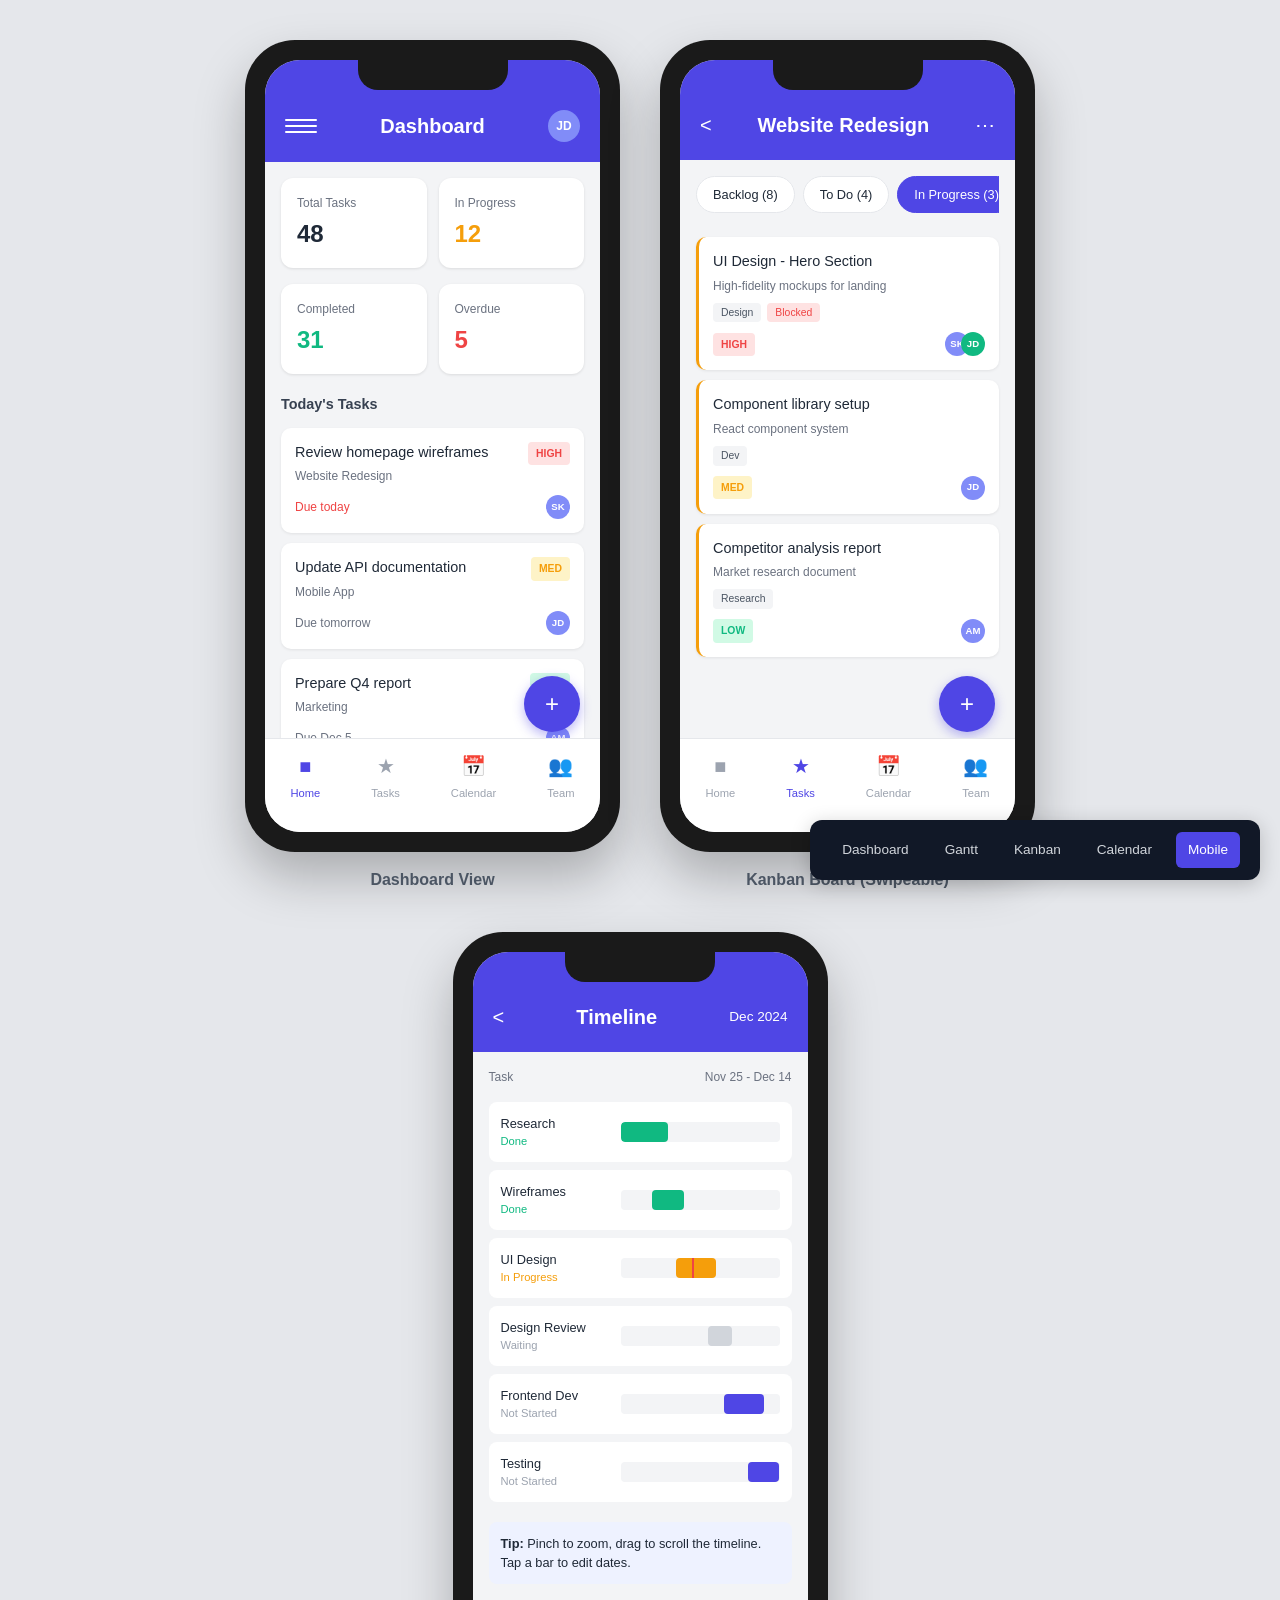
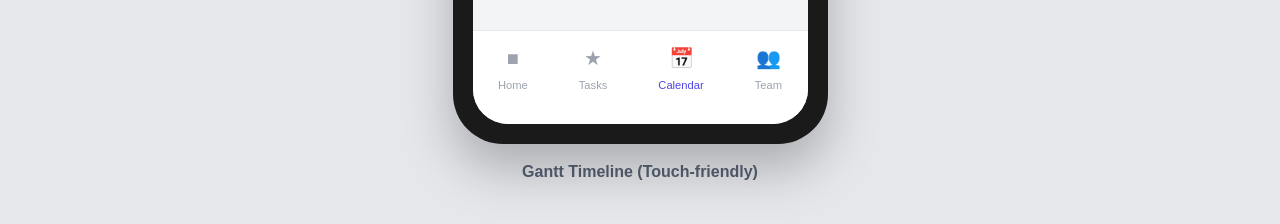
<file: mobile.html>
<!DOCTYPE html>
<html lang="en">
<head>
  <meta charset="UTF-8">
  <meta name="viewport" content="width=device-width, initial-scale=1.0">
  <title>Mobile Views - Project Manager</title>
  <link rel="stylesheet" href="styles.css">
  <style>
    body {
      background: var(--gray-200);
    }
    .mobile-showcase {
      display: flex;
      gap: 40px;
      justify-content: center;
      flex-wrap: wrap;
      padding: 40px;
      min-height: 100vh;
    }
    .phone-frame {
      width: 375px;
      height: 812px;
      background: #1a1a1a;
      border-radius: 50px;
      padding: 20px;
      box-shadow: 0 25px 50px rgba(0,0,0,0.25);
    }
    .phone-screen {
      width: 100%;
      height: 100%;
      background: var(--gray-100);
      border-radius: 35px;
      overflow: hidden;
      position: relative;
    }
    .phone-notch {
      position: absolute;
      top: 0;
      left: 50%;
      transform: translateX(-50%);
      width: 150px;
      height: 30px;
      background: #1a1a1a;
      border-radius: 0 0 20px 20px;
      z-index: 10;
    }
    .mobile-header {
      background: var(--primary);
      color: white;
      padding: 50px 20px 20px;
      display: flex;
      justify-content: space-between;
      align-items: center;
    }
    .mobile-header h1 {
      font-size: 1.25rem;
      font-weight: 600;
    }
    .mobile-menu-btn {
      width: 32px;
      height: 32px;
      display: flex;
      flex-direction: column;
      justify-content: center;
      gap: 4px;
      cursor: pointer;
    }
    .mobile-menu-btn span {
      display: block;
      height: 2px;
      background: white;
      border-radius: 1px;
    }
    .mobile-content {
      padding: 16px;
      height: calc(100% - 180px);
      overflow-y: auto;
    }
    .mobile-stat-row {
      display: grid;
      grid-template-columns: 1fr 1fr;
      gap: 12px;
      margin-bottom: 16px;
    }
    .mobile-stat {
      background: white;
      padding: 16px;
      border-radius: 12px;
      box-shadow: 0 1px 3px rgba(0,0,0,0.1);
    }
    .mobile-stat-label {
      font-size: 0.75rem;
      color: var(--gray-500);
    }
    .mobile-stat-value {
      font-size: 1.5rem;
      font-weight: 700;
      margin-top: 4px;
    }
    .mobile-section-title {
      font-size: 0.9rem;
      font-weight: 600;
      margin: 20px 0 12px;
      color: var(--gray-700);
    }
    .mobile-task-card {
      background: white;
      padding: 14px;
      border-radius: 10px;
      margin-bottom: 10px;
      box-shadow: 0 1px 3px rgba(0,0,0,0.08);
    }
    .mobile-task-header {
      display: flex;
      justify-content: space-between;
      align-items: flex-start;
      margin-bottom: 8px;
    }
    .mobile-task-title {
      font-size: 0.9rem;
      font-weight: 500;
    }
    .mobile-task-meta {
      font-size: 0.75rem;
      color: var(--gray-500);
      margin-top: 4px;
    }
    .mobile-task-footer {
      display: flex;
      justify-content: space-between;
      align-items: center;
      margin-top: 10px;
    }
    .mobile-tab-bar {
      position: absolute;
      bottom: 0;
      left: 0;
      right: 0;
      background: white;
      display: flex;
      justify-content: space-around;
      padding: 12px 0 30px;
      border-top: 1px solid var(--gray-200);
    }
    .mobile-tab {
      display: flex;
      flex-direction: column;
      align-items: center;
      gap: 4px;
      font-size: 0.7rem;
      color: var(--gray-400);
      cursor: pointer;
    }
    .mobile-tab.active {
      color: var(--primary);
    }
    .mobile-tab-icon {
      font-size: 1.25rem;
    }
    .showcase-label {
      text-align: center;
      margin-top: 16px;
      font-weight: 600;
      color: var(--gray-600);
    }
    /* Kanban mobile */
    .mobile-kanban-tabs {
      display: flex;
      gap: 8px;
      overflow-x: auto;
      padding-bottom: 12px;
      margin-bottom: 12px;
    }
    .mobile-kanban-tab {
      padding: 8px 16px;
      background: white;
      border-radius: 20px;
      font-size: 0.8rem;
      white-space: nowrap;
      border: 1px solid var(--gray-200);
    }
    .mobile-kanban-tab.active {
      background: var(--primary);
      color: white;
      border-color: var(--primary);
    }
    /* Gantt mobile */
    .mobile-gantt-row {
      display: flex;
      align-items: center;
      background: white;
      padding: 12px;
      border-radius: 8px;
      margin-bottom: 8px;
    }
    .mobile-gantt-info {
      width: 120px;
      flex-shrink: 0;
    }
    .mobile-gantt-bar-container {
      flex: 1;
      height: 20px;
      background: var(--gray-100);
      border-radius: 4px;
      position: relative;
      overflow: hidden;
    }
    .mobile-gantt-bar {
      position: absolute;
      height: 100%;
      border-radius: 4px;
    }
    .fab {
      position: absolute;
      bottom: 100px;
      right: 20px;
      width: 56px;
      height: 56px;
      background: var(--primary);
      border-radius: 50%;
      display: flex;
      align-items: center;
      justify-content: center;
      color: white;
      font-size: 1.5rem;
      box-shadow: 0 4px 12px rgba(79, 70, 229, 0.4);
      cursor: pointer;
    }
  </style>
</head>
<body>
  <div class="mobile-showcase">
    <!-- Phone 1: Dashboard -->
    <div>
      <div class="phone-frame">
        <div class="phone-screen">
          <div class="phone-notch"></div>
          <div class="mobile-header">
            <div class="mobile-menu-btn">
              <span></span>
              <span></span>
              <span></span>
            </div>
            <h1>Dashboard</h1>
            <div class="avatar" style="width: 32px; height: 32px; font-size: 0.75rem;">JD</div>
          </div>
          <div class="mobile-content">
            <div class="mobile-stat-row">
              <div class="mobile-stat">
                <div class="mobile-stat-label">Total Tasks</div>
                <div class="mobile-stat-value">48</div>
              </div>
              <div class="mobile-stat">
                <div class="mobile-stat-label">In Progress</div>
                <div class="mobile-stat-value" style="color: var(--warning);">12</div>
              </div>
            </div>
            <div class="mobile-stat-row">
              <div class="mobile-stat">
                <div class="mobile-stat-label">Completed</div>
                <div class="mobile-stat-value" style="color: var(--success);">31</div>
              </div>
              <div class="mobile-stat">
                <div class="mobile-stat-label">Overdue</div>
                <div class="mobile-stat-value" style="color: var(--danger);">5</div>
              </div>
            </div>

            <div class="mobile-section-title">Today's Tasks</div>
            <div class="mobile-task-card">
              <div class="mobile-task-header">
                <div>
                  <div class="mobile-task-title">Review homepage wireframes</div>
                  <div class="mobile-task-meta">Website Redesign</div>
                </div>
                <span class="task-priority priority-high" style="font-size: 0.65rem;">High</span>
              </div>
              <div class="mobile-task-footer">
                <span style="font-size: 0.75rem; color: var(--danger);">Due today</span>
                <div class="avatar" style="width: 24px; height: 24px; font-size: 0.6rem;">SK</div>
              </div>
            </div>
            <div class="mobile-task-card">
              <div class="mobile-task-header">
                <div>
                  <div class="mobile-task-title">Update API documentation</div>
                  <div class="mobile-task-meta">Mobile App</div>
                </div>
                <span class="task-priority priority-medium" style="font-size: 0.65rem;">Med</span>
              </div>
              <div class="mobile-task-footer">
                <span style="font-size: 0.75rem; color: var(--gray-500);">Due tomorrow</span>
                <div class="avatar" style="width: 24px; height: 24px; font-size: 0.6rem;">JD</div>
              </div>
            </div>
            <div class="mobile-task-card">
              <div class="mobile-task-header">
                <div>
                  <div class="mobile-task-title">Prepare Q4 report</div>
                  <div class="mobile-task-meta">Marketing</div>
                </div>
                <span class="task-priority priority-low" style="font-size: 0.65rem;">Low</span>
              </div>
              <div class="mobile-task-footer">
                <span style="font-size: 0.75rem; color: var(--gray-500);">Due Dec 5</span>
                <div class="avatar" style="width: 24px; height: 24px; font-size: 0.6rem;">AM</div>
              </div>
            </div>
          </div>
          <div class="fab">+</div>
          <div class="mobile-tab-bar">
            <div class="mobile-tab active">
              <span class="mobile-tab-icon">&#9632;</span>
              Home
            </div>
            <div class="mobile-tab">
              <span class="mobile-tab-icon">&#9733;</span>
              Tasks
            </div>
            <div class="mobile-tab">
              <span class="mobile-tab-icon">&#128197;</span>
              Calendar
            </div>
            <div class="mobile-tab">
              <span class="mobile-tab-icon">&#128101;</span>
              Team
            </div>
          </div>
        </div>
      </div>
      <div class="showcase-label">Dashboard View</div>
    </div>

    <!-- Phone 2: Kanban -->
    <div>
      <div class="phone-frame">
        <div class="phone-screen">
          <div class="phone-notch"></div>
          <div class="mobile-header">
            <span style="font-size: 1.25rem; cursor: pointer;">&lt;</span>
            <h1>Website Redesign</h1>
            <span style="font-size: 1.25rem; cursor: pointer;">&#8943;</span>
          </div>
          <div class="mobile-content">
            <div class="mobile-kanban-tabs">
              <div class="mobile-kanban-tab">Backlog (8)</div>
              <div class="mobile-kanban-tab">To Do (4)</div>
              <div class="mobile-kanban-tab active">In Progress (3)</div>
              <div class="mobile-kanban-tab">Review (2)</div>
              <div class="mobile-kanban-tab">Done (12)</div>
            </div>

            <div class="mobile-task-card" style="border-left: 3px solid var(--warning);">
              <div class="mobile-task-header">
                <div>
                  <div class="mobile-task-title">UI Design - Hero Section</div>
                  <div class="mobile-task-meta">High-fidelity mockups for landing</div>
                </div>
              </div>
              <div style="display: flex; gap: 6px; margin: 8px 0;">
                <span class="tag" style="font-size: 0.65rem;">Design</span>
                <span class="tag" style="font-size: 0.65rem; background: #FEE2E2; color: var(--danger);">Blocked</span>
              </div>
              <div class="mobile-task-footer">
                <span class="task-priority priority-high" style="font-size: 0.65rem;">High</span>
                <div style="display: flex;">
                  <div class="avatar" style="width: 24px; height: 24px; font-size: 0.6rem;">SK</div>
                  <div class="avatar" style="width: 24px; height: 24px; font-size: 0.6rem; margin-left: -8px; background: var(--success);">JD</div>
                </div>
              </div>
            </div>

            <div class="mobile-task-card" style="border-left: 3px solid var(--warning);">
              <div class="mobile-task-header">
                <div>
                  <div class="mobile-task-title">Component library setup</div>
                  <div class="mobile-task-meta">React component system</div>
                </div>
              </div>
              <div style="display: flex; gap: 6px; margin: 8px 0;">
                <span class="tag" style="font-size: 0.65rem;">Dev</span>
              </div>
              <div class="mobile-task-footer">
                <span class="task-priority priority-medium" style="font-size: 0.65rem;">Med</span>
                <div class="avatar" style="width: 24px; height: 24px; font-size: 0.6rem;">JD</div>
              </div>
            </div>

            <div class="mobile-task-card" style="border-left: 3px solid var(--warning);">
              <div class="mobile-task-header">
                <div>
                  <div class="mobile-task-title">Competitor analysis report</div>
                  <div class="mobile-task-meta">Market research document</div>
                </div>
              </div>
              <div style="display: flex; gap: 6px; margin: 8px 0;">
                <span class="tag" style="font-size: 0.65rem;">Research</span>
              </div>
              <div class="mobile-task-footer">
                <span class="task-priority priority-low" style="font-size: 0.65rem;">Low</span>
                <div class="avatar" style="width: 24px; height: 24px; font-size: 0.6rem;">AM</div>
              </div>
            </div>
          </div>
          <div class="fab">+</div>
          <div class="mobile-tab-bar">
            <div class="mobile-tab">
              <span class="mobile-tab-icon">&#9632;</span>
              Home
            </div>
            <div class="mobile-tab active">
              <span class="mobile-tab-icon">&#9733;</span>
              Tasks
            </div>
            <div class="mobile-tab">
              <span class="mobile-tab-icon">&#128197;</span>
              Calendar
            </div>
            <div class="mobile-tab">
              <span class="mobile-tab-icon">&#128101;</span>
              Team
            </div>
          </div>
        </div>
      </div>
      <div class="showcase-label">Kanban Board (Swipeable)</div>
    </div>

    <!-- Phone 3: Gantt (simplified) -->
    <div>
      <div class="phone-frame">
        <div class="phone-screen">
          <div class="phone-notch"></div>
          <div class="mobile-header">
            <span style="font-size: 1.25rem; cursor: pointer;">&lt;</span>
            <h1>Timeline</h1>
            <span style="font-size: 0.85rem;">Dec 2024</span>
          </div>
          <div class="mobile-content">
            <div style="display: flex; justify-content: space-between; margin-bottom: 16px; font-size: 0.75rem; color: var(--gray-500);">
              <span>Task</span>
              <span>Nov 25 - Dec 14</span>
            </div>

            <div class="mobile-gantt-row">
              <div class="mobile-gantt-info">
                <div style="font-size: 0.8rem; font-weight: 500;">Research</div>
                <div style="font-size: 0.7rem; color: var(--success);">Done</div>
              </div>
              <div class="mobile-gantt-bar-container">
                <div class="mobile-gantt-bar" style="background: var(--success); left: 0%; width: 30%;"></div>
              </div>
            </div>

            <div class="mobile-gantt-row">
              <div class="mobile-gantt-info">
                <div style="font-size: 0.8rem; font-weight: 500;">Wireframes</div>
                <div style="font-size: 0.7rem; color: var(--success);">Done</div>
              </div>
              <div class="mobile-gantt-bar-container">
                <div class="mobile-gantt-bar" style="background: var(--success); left: 20%; width: 20%;"></div>
              </div>
            </div>

            <div class="mobile-gantt-row">
              <div class="mobile-gantt-info">
                <div style="font-size: 0.8rem; font-weight: 500;">UI Design</div>
                <div style="font-size: 0.7rem; color: var(--warning);">In Progress</div>
              </div>
              <div class="mobile-gantt-bar-container">
                <div class="mobile-gantt-bar" style="background: var(--warning); left: 35%; width: 25%;"></div>
                <!-- Today marker -->
                <div style="position: absolute; left: 45%; top: -4px; bottom: -4px; width: 2px; background: var(--danger);"></div>
              </div>
            </div>

            <div class="mobile-gantt-row">
              <div class="mobile-gantt-info">
                <div style="font-size: 0.8rem; font-weight: 500;">Design Review</div>
                <div style="font-size: 0.7rem; color: var(--gray-400);">Waiting</div>
              </div>
              <div class="mobile-gantt-bar-container">
                <div class="mobile-gantt-bar" style="background: var(--gray-300); left: 55%; width: 15%;"></div>
              </div>
            </div>

            <div class="mobile-gantt-row">
              <div class="mobile-gantt-info">
                <div style="font-size: 0.8rem; font-weight: 500;">Frontend Dev</div>
                <div style="font-size: 0.7rem; color: var(--gray-400);">Not Started</div>
              </div>
              <div class="mobile-gantt-bar-container">
                <div class="mobile-gantt-bar" style="background: var(--primary); left: 65%; width: 25%;"></div>
              </div>
            </div>

            <div class="mobile-gantt-row">
              <div class="mobile-gantt-info">
                <div style="font-size: 0.8rem; font-weight: 500;">Testing</div>
                <div style="font-size: 0.7rem; color: var(--gray-400);">Not Started</div>
              </div>
              <div class="mobile-gantt-bar-container">
                <div class="mobile-gantt-bar" style="background: var(--primary); left: 80%; width: 20%;"></div>
              </div>
            </div>

            <div style="margin-top: 20px; padding: 12px; background: #EEF2FF; border-radius: 8px; font-size: 0.8rem;">
              <strong>Tip:</strong> Pinch to zoom, drag to scroll the timeline. Tap a bar to edit dates.
            </div>
          </div>
          <div class="mobile-tab-bar">
            <div class="mobile-tab">
              <span class="mobile-tab-icon">&#9632;</span>
              Home
            </div>
            <div class="mobile-tab">
              <span class="mobile-tab-icon">&#9733;</span>
              Tasks
            </div>
            <div class="mobile-tab active">
              <span class="mobile-tab-icon">&#128197;</span>
              Calendar
            </div>
            <div class="mobile-tab">
              <span class="mobile-tab-icon">&#128101;</span>
              Team
            </div>
          </div>
        </div>
      </div>
      <div class="showcase-label">Gantt Timeline (Touch-friendly)</div>
    </div>
  </div>

  <!-- Wireframe Navigation -->
  <nav class="wireframe-nav">
    <a href="dashboard.html">Dashboard</a>
    <a href="gantt.html">Gantt</a>
    <a href="kanban.html">Kanban</a>
    <a href="calendar.html">Calendar</a>
    <a href="mobile.html" class="active">Mobile</a>
  </nav>
</body>
</html>
</file>
<file: gallery.css>
:root {
  --bg: #0f172a;
  --bg-elev: #1e293b;
  --border: #334155;
  --text: #e2e8f0;
  --text-dim: #94a3b8;
  --accent: #818CF8;
  --accent-soft: rgba(129, 140, 248, 0.15);
}

* { box-sizing: border-box; margin: 0; padding: 0; }

html, body {
  font-family: -apple-system, BlinkMacSystemFont, "Segoe UI", Roboto, "Helvetica Neue", Arial, sans-serif;
  background: var(--bg);
  color: var(--text);
  line-height: 1.6;
  font-size: 16px;
  -webkit-font-smoothing: antialiased;
}

.container {
  max-width: 1280px;
  margin: 0 auto;
  padding: 4rem 2rem 6rem;
}

header { margin-bottom: 4rem; }

h1 {
  font-size: 2.75rem;
  margin-bottom: 1rem;
  font-weight: 700;
  letter-spacing: -0.02em;
}

.tagline {
  font-size: 1.125rem;
  color: var(--text-dim);
  max-width: 65ch;
  margin-bottom: 1.5rem;
}

.meta {
  display: flex;
  gap: 1.5rem;
  flex-wrap: wrap;
  color: var(--text-dim);
  font-size: 0.875rem;
  align-items: center;
}

.meta a {
  color: var(--accent);
  text-decoration: none;
  border-bottom: 1px solid transparent;
}
.meta a:hover { border-bottom-color: var(--accent); }

section { margin-bottom: 4rem; }

h2 {
  font-size: 1.5rem;
  margin-bottom: 0.5rem;
  color: var(--accent);
  font-weight: 600;
  letter-spacing: -0.01em;
  display: flex;
  align-items: baseline;
  gap: 0.75rem;
}
h2 .count {
  font-size: 0.875rem;
  color: var(--text-dim);
  font-weight: 400;
  letter-spacing: 0;
}

.section-intro {
  color: var(--text-dim);
  margin-bottom: 1.75rem;
  max-width: 65ch;
}

.grid {
  display: grid;
  grid-template-columns: repeat(auto-fill, minmax(320px, 1fr));
  gap: 1.5rem;
}

.grid.mobile {
  grid-template-columns: repeat(auto-fill, minmax(240px, 1fr));
}

.card {
  background: var(--bg-elev);
  border: 1px solid var(--border);
  border-radius: 10px;
  overflow: hidden;
  transition: transform 0.15s ease, border-color 0.15s ease, box-shadow 0.15s ease;
  text-decoration: none;
  color: var(--text);
  display: flex;
  flex-direction: column;
}

.card:hover {
  transform: translateY(-2px);
  border-color: var(--accent);
  box-shadow: 0 10px 30px rgba(0,0,0,0.25);
}

.card-image {
  aspect-ratio: 16 / 10;
  background: #000;
  overflow: hidden;
  border-bottom: 1px solid var(--border);
}

.card.mobile .card-image {
  aspect-ratio: 9 / 16;
}

.card-image img {
  width: 100%;
  height: 100%;
  object-fit: cover;
  object-position: top center;
  display: block;
}

.card-body {
  padding: 1rem 1.25rem 1.25rem;
}

.card-tag {
  display: inline-block;
  font-size: 0.7rem;
  background: var(--accent-soft);
  color: var(--accent);
  padding: 0.15rem 0.55rem;
  border-radius: 999px;
  font-weight: 600;
  letter-spacing: 0.04em;
  text-transform: uppercase;
  margin-bottom: 0.5rem;
}

.card-title {
  font-size: 1rem;
  font-weight: 600;
  margin-bottom: 0.3rem;
}

.card-caption {
  font-size: 0.875rem;
  color: var(--text-dim);
  line-height: 1.45;
}

.callout {
  background: var(--accent-soft);
  border-left: 3px solid var(--accent);
  padding: 1rem 1.25rem;
  border-radius: 4px;
  margin-bottom: 1.75rem;
  color: var(--text);
  font-size: 0.95rem;
}
.callout a { color: var(--accent); }

footer {
  margin-top: 6rem;
  padding-top: 2rem;
  border-top: 1px solid var(--border);
  color: var(--text-dim);
  font-size: 0.875rem;
  display: flex;
  justify-content: space-between;
  flex-wrap: wrap;
  gap: 1rem;
}
footer a { color: var(--accent); text-decoration: none; }
footer a:hover { text-decoration: underline; }

@media (max-width: 600px) {
  .container { padding: 2rem 1rem 4rem; }
  h1 { font-size: 2rem; }
}
</file>
<file: styles.css>
/* Project Manager Wireframes - Shared Styles */
:root {
  --primary: #4F46E5;
  --primary-light: #818CF8;
  --primary-dark: #3730A3;
  --success: #10B981;
  --warning: #F59E0B;
  --danger: #EF4444;
  --gray-50: #F9FAFB;
  --gray-100: #F3F4F6;
  --gray-200: #E5E7EB;
  --gray-300: #D1D5DB;
  --gray-400: #9CA3AF;
  --gray-500: #6B7280;
  --gray-600: #4B5563;
  --gray-700: #374151;
  --gray-800: #1F2937;
  --gray-900: #111827;
  --sidebar-width: 240px;
}

* {
  margin: 0;
  padding: 0;
  box-sizing: border-box;
}

body {
  font-family: -apple-system, BlinkMacSystemFont, 'Segoe UI', Roboto, 'Helvetica Neue', Arial, sans-serif;
  background: var(--gray-100);
  color: var(--gray-800);
  line-height: 1.5;
}

/* Layout */
.app-container {
  display: flex;
  min-height: 100vh;
}

/* Sidebar */
.sidebar {
  width: var(--sidebar-width);
  background: var(--gray-900);
  color: white;
  padding: 20px 0;
  position: fixed;
  height: 100vh;
  overflow-y: auto;
}

.sidebar-logo {
  padding: 0 20px 20px;
  border-bottom: 1px solid var(--gray-700);
  margin-bottom: 20px;
}

.sidebar-logo h1 {
  font-size: 1.25rem;
  font-weight: 700;
  color: white;
}

.sidebar-logo span {
  color: var(--primary-light);
}

.sidebar-section {
  margin-bottom: 24px;
}

.sidebar-section-title {
  font-size: 0.7rem;
  text-transform: uppercase;
  letter-spacing: 0.05em;
  color: var(--gray-500);
  padding: 0 20px;
  margin-bottom: 8px;
}

.sidebar-nav {
  list-style: none;
}

.sidebar-nav li a {
  display: flex;
  align-items: center;
  gap: 12px;
  padding: 10px 20px;
  color: var(--gray-300);
  text-decoration: none;
  font-size: 0.9rem;
  transition: all 0.15s;
}

.sidebar-nav li a:hover {
  background: var(--gray-800);
  color: white;
}

.sidebar-nav li a.active {
  background: var(--primary);
  color: white;
}

.sidebar-nav li a .icon {
  width: 20px;
  text-align: center;
}

/* Main Content */
.main-content {
  flex: 1;
  margin-left: var(--sidebar-width);
  display: flex;
  flex-direction: column;
}

/* Top Header */
.top-header {
  background: white;
  padding: 16px 24px;
  display: flex;
  justify-content: space-between;
  align-items: center;
  border-bottom: 1px solid var(--gray-200);
  position: sticky;
  top: 0;
  z-index: 100;
}

.page-title {
  font-size: 1.25rem;
  font-weight: 600;
}

.header-actions {
  display: flex;
  gap: 12px;
  align-items: center;
}

.view-tabs {
  display: flex;
  gap: 4px;
  background: var(--gray-100);
  padding: 4px;
  border-radius: 8px;
}

.view-tab {
  padding: 8px 16px;
  border: none;
  background: transparent;
  border-radius: 6px;
  cursor: pointer;
  font-size: 0.85rem;
  color: var(--gray-600);
  transition: all 0.15s;
}

.view-tab:hover {
  color: var(--gray-800);
}

.view-tab.active {
  background: white;
  color: var(--gray-900);
  box-shadow: 0 1px 3px rgba(0,0,0,0.1);
}

.btn {
  padding: 8px 16px;
  border-radius: 6px;
  border: none;
  cursor: pointer;
  font-size: 0.85rem;
  font-weight: 500;
  transition: all 0.15s;
}

.btn-primary {
  background: var(--primary);
  color: white;
}

.btn-primary:hover {
  background: var(--primary-dark);
}

.btn-secondary {
  background: white;
  color: var(--gray-700);
  border: 1px solid var(--gray-300);
}

/* Content Area */
.content-area {
  padding: 24px;
  flex: 1;
}

/* Cards */
.card {
  background: white;
  border-radius: 12px;
  box-shadow: 0 1px 3px rgba(0,0,0,0.1);
  overflow: hidden;
}

.card-header {
  padding: 16px 20px;
  border-bottom: 1px solid var(--gray-200);
  display: flex;
  justify-content: space-between;
  align-items: center;
}

.card-title {
  font-size: 1rem;
  font-weight: 600;
}

.card-body {
  padding: 20px;
}

/* Dashboard Grid */
.dashboard-grid {
  display: grid;
  grid-template-columns: repeat(4, 1fr);
  gap: 20px;
  margin-bottom: 24px;
}

.stat-card {
  background: white;
  border-radius: 12px;
  padding: 20px;
  box-shadow: 0 1px 3px rgba(0,0,0,0.1);
}

.stat-label {
  font-size: 0.85rem;
  color: var(--gray-500);
  margin-bottom: 8px;
}

.stat-value {
  font-size: 2rem;
  font-weight: 700;
  color: var(--gray-900);
}

.stat-change {
  font-size: 0.8rem;
  margin-top: 8px;
}

.stat-change.positive { color: var(--success); }
.stat-change.negative { color: var(--danger); }

/* Task List */
.task-list {
  list-style: none;
}

.task-item {
  display: flex;
  align-items: center;
  gap: 12px;
  padding: 12px 0;
  border-bottom: 1px solid var(--gray-100);
}

.task-item:last-child {
  border-bottom: none;
}

.task-checkbox {
  width: 18px;
  height: 18px;
  border: 2px solid var(--gray-300);
  border-radius: 4px;
  cursor: pointer;
}

.task-checkbox.checked {
  background: var(--primary);
  border-color: var(--primary);
}

.task-content {
  flex: 1;
}

.task-title {
  font-size: 0.9rem;
  font-weight: 500;
}

.task-meta {
  font-size: 0.8rem;
  color: var(--gray-500);
  margin-top: 2px;
}

.task-priority {
  padding: 4px 8px;
  border-radius: 4px;
  font-size: 0.7rem;
  font-weight: 600;
  text-transform: uppercase;
}

.priority-high { background: #FEE2E2; color: var(--danger); }
.priority-medium { background: #FEF3C7; color: var(--warning); }
.priority-low { background: #D1FAE5; color: var(--success); }

/* Avatar */
.avatar {
  width: 32px;
  height: 32px;
  border-radius: 50%;
  background: var(--primary-light);
  display: flex;
  align-items: center;
  justify-content: center;
  color: white;
  font-size: 0.8rem;
  font-weight: 600;
}

/* Kanban Board */
.kanban-board {
  display: flex;
  gap: 20px;
  overflow-x: auto;
  padding-bottom: 20px;
}

.kanban-column {
  min-width: 300px;
  background: var(--gray-100);
  border-radius: 12px;
  padding: 16px;
}

.kanban-column-header {
  display: flex;
  justify-content: space-between;
  align-items: center;
  margin-bottom: 16px;
}

.kanban-column-title {
  font-weight: 600;
  font-size: 0.9rem;
}

.kanban-column-count {
  background: var(--gray-300);
  padding: 2px 8px;
  border-radius: 10px;
  font-size: 0.75rem;
}

.kanban-card {
  background: white;
  border-radius: 8px;
  padding: 12px;
  margin-bottom: 12px;
  box-shadow: 0 1px 2px rgba(0,0,0,0.05);
  cursor: grab;
}

.kanban-card:hover {
  box-shadow: 0 4px 12px rgba(0,0,0,0.1);
}

.kanban-card-title {
  font-size: 0.9rem;
  font-weight: 500;
  margin-bottom: 8px;
}

.kanban-card-footer {
  display: flex;
  justify-content: space-between;
  align-items: center;
  margin-top: 12px;
}

.kanban-card-tags {
  display: flex;
  gap: 6px;
}

.tag {
  padding: 2px 8px;
  border-radius: 4px;
  font-size: 0.7rem;
  background: var(--gray-100);
  color: var(--gray-600);
}

/* Gantt Chart */
.gantt-container {
  background: white;
  border-radius: 12px;
  overflow: hidden;
  box-shadow: 0 1px 3px rgba(0,0,0,0.1);
}

.gantt-header {
  display: flex;
  border-bottom: 1px solid var(--gray-200);
}

.gantt-sidebar-header {
  width: 280px;
  padding: 12px 16px;
  background: var(--gray-50);
  font-weight: 600;
  font-size: 0.85rem;
  border-right: 1px solid var(--gray-200);
}

.gantt-timeline-header {
  flex: 1;
  display: flex;
  background: var(--gray-50);
}

.gantt-month {
  flex: 1;
  text-align: center;
  padding: 8px;
  border-right: 1px solid var(--gray-200);
}

.gantt-month-name {
  font-weight: 600;
  font-size: 0.85rem;
}

.gantt-days {
  display: flex;
  font-size: 0.7rem;
  color: var(--gray-500);
  margin-top: 4px;
}

.gantt-day {
  flex: 1;
  text-align: center;
}

.gantt-body {
  max-height: 500px;
  overflow-y: auto;
}

.gantt-row {
  display: flex;
  border-bottom: 1px solid var(--gray-100);
}

.gantt-row:hover {
  background: var(--gray-50);
}

.gantt-task-info {
  width: 280px;
  padding: 12px 16px;
  border-right: 1px solid var(--gray-200);
  display: flex;
  align-items: center;
  gap: 12px;
}

.gantt-task-name {
  font-size: 0.85rem;
}

.gantt-task-name.subtask {
  padding-left: 24px;
  color: var(--gray-600);
}

.gantt-timeline {
  flex: 1;
  position: relative;
  height: 48px;
  background:
    repeating-linear-gradient(
      90deg,
      var(--gray-100) 0px,
      var(--gray-100) 1px,
      transparent 1px,
      transparent 14.28%
    );
}

.gantt-bar {
  position: absolute;
  height: 24px;
  top: 12px;
  border-radius: 4px;
  cursor: grab;
  display: flex;
  align-items: center;
  padding: 0 8px;
  font-size: 0.75rem;
  color: white;
  font-weight: 500;
}

.gantt-bar.blue { background: var(--primary); }
.gantt-bar.green { background: var(--success); }
.gantt-bar.orange { background: var(--warning); }
.gantt-bar.red { background: var(--danger); }

.gantt-bar-handle {
  position: absolute;
  width: 8px;
  height: 100%;
  cursor: ew-resize;
}

.gantt-bar-handle.left { left: 0; }
.gantt-bar-handle.right { right: 0; }

.gantt-dependency-line {
  position: absolute;
  border: 2px solid var(--gray-400);
  border-left: none;
  border-top: none;
}

/* Calendar View */
.calendar-grid {
  display: grid;
  grid-template-columns: repeat(7, 1fr);
  gap: 1px;
  background: var(--gray-200);
  border-radius: 12px;
  overflow: hidden;
}

.calendar-header-cell {
  background: var(--gray-100);
  padding: 12px;
  text-align: center;
  font-weight: 600;
  font-size: 0.85rem;
}

.calendar-cell {
  background: white;
  min-height: 120px;
  padding: 8px;
}

.calendar-cell.other-month {
  background: var(--gray-50);
}

.calendar-date {
  font-size: 0.85rem;
  font-weight: 500;
  margin-bottom: 8px;
}

.calendar-date.today {
  background: var(--primary);
  color: white;
  width: 28px;
  height: 28px;
  border-radius: 50%;
  display: flex;
  align-items: center;
  justify-content: center;
}

.calendar-event {
  padding: 4px 8px;
  border-radius: 4px;
  font-size: 0.75rem;
  margin-bottom: 4px;
  cursor: pointer;
}

.calendar-event.blue { background: #DBEAFE; color: var(--primary-dark); }
.calendar-event.green { background: #D1FAE5; color: #065F46; }
.calendar-event.orange { background: #FEF3C7; color: #92400E; }

/* Navigation Links */
.wireframe-nav {
  position: fixed;
  bottom: 20px;
  right: 20px;
  background: var(--gray-900);
  padding: 12px 20px;
  border-radius: 12px;
  display: flex;
  gap: 12px;
  box-shadow: 0 4px 20px rgba(0,0,0,0.2);
  z-index: 1000;
}

.wireframe-nav a {
  color: var(--gray-300);
  text-decoration: none;
  font-size: 0.85rem;
  padding: 8px 12px;
  border-radius: 6px;
  transition: all 0.15s;
}

.wireframe-nav a:hover,
.wireframe-nav a.active {
  background: var(--primary);
  color: white;
}

/* Responsive */
@media (max-width: 768px) {
  .sidebar {
    transform: translateX(-100%);
  }

  .main-content {
    margin-left: 0;
  }

  .dashboard-grid {
    grid-template-columns: repeat(2, 1fr);
  }
}
</file>
